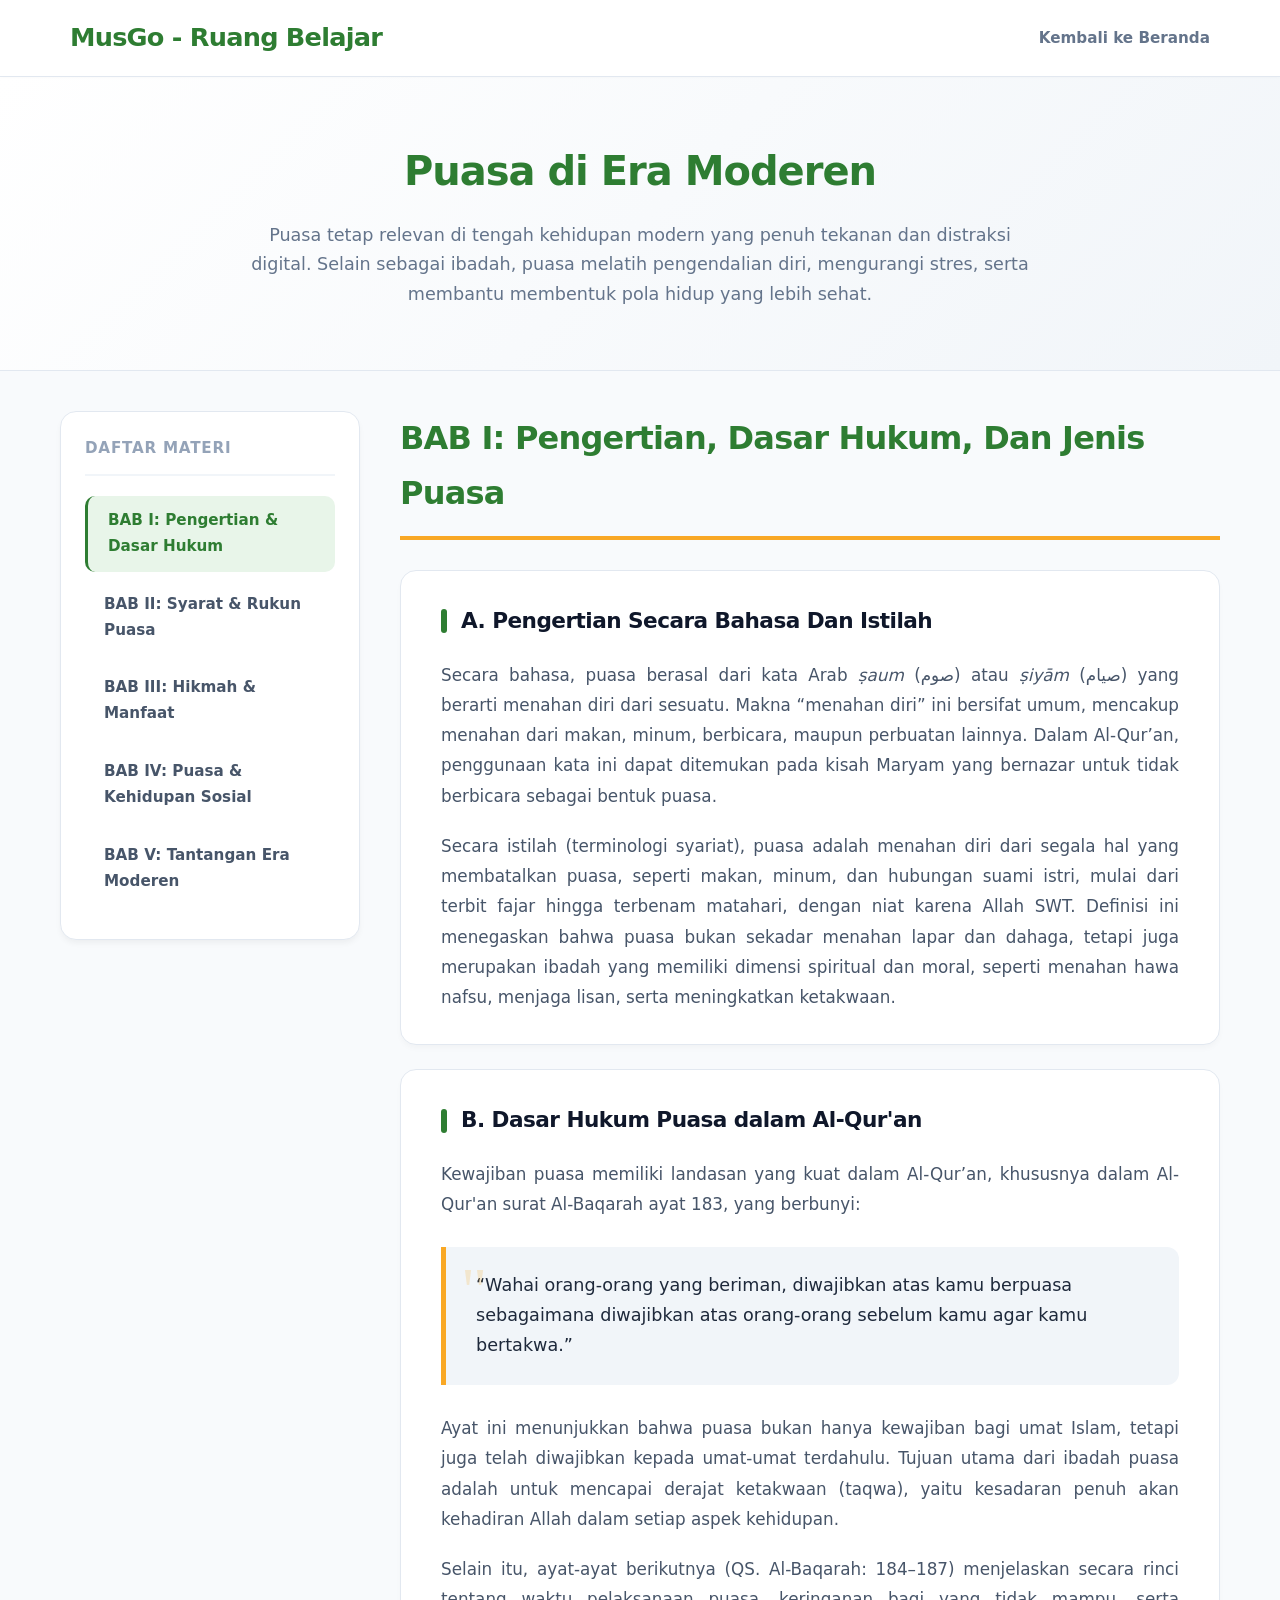
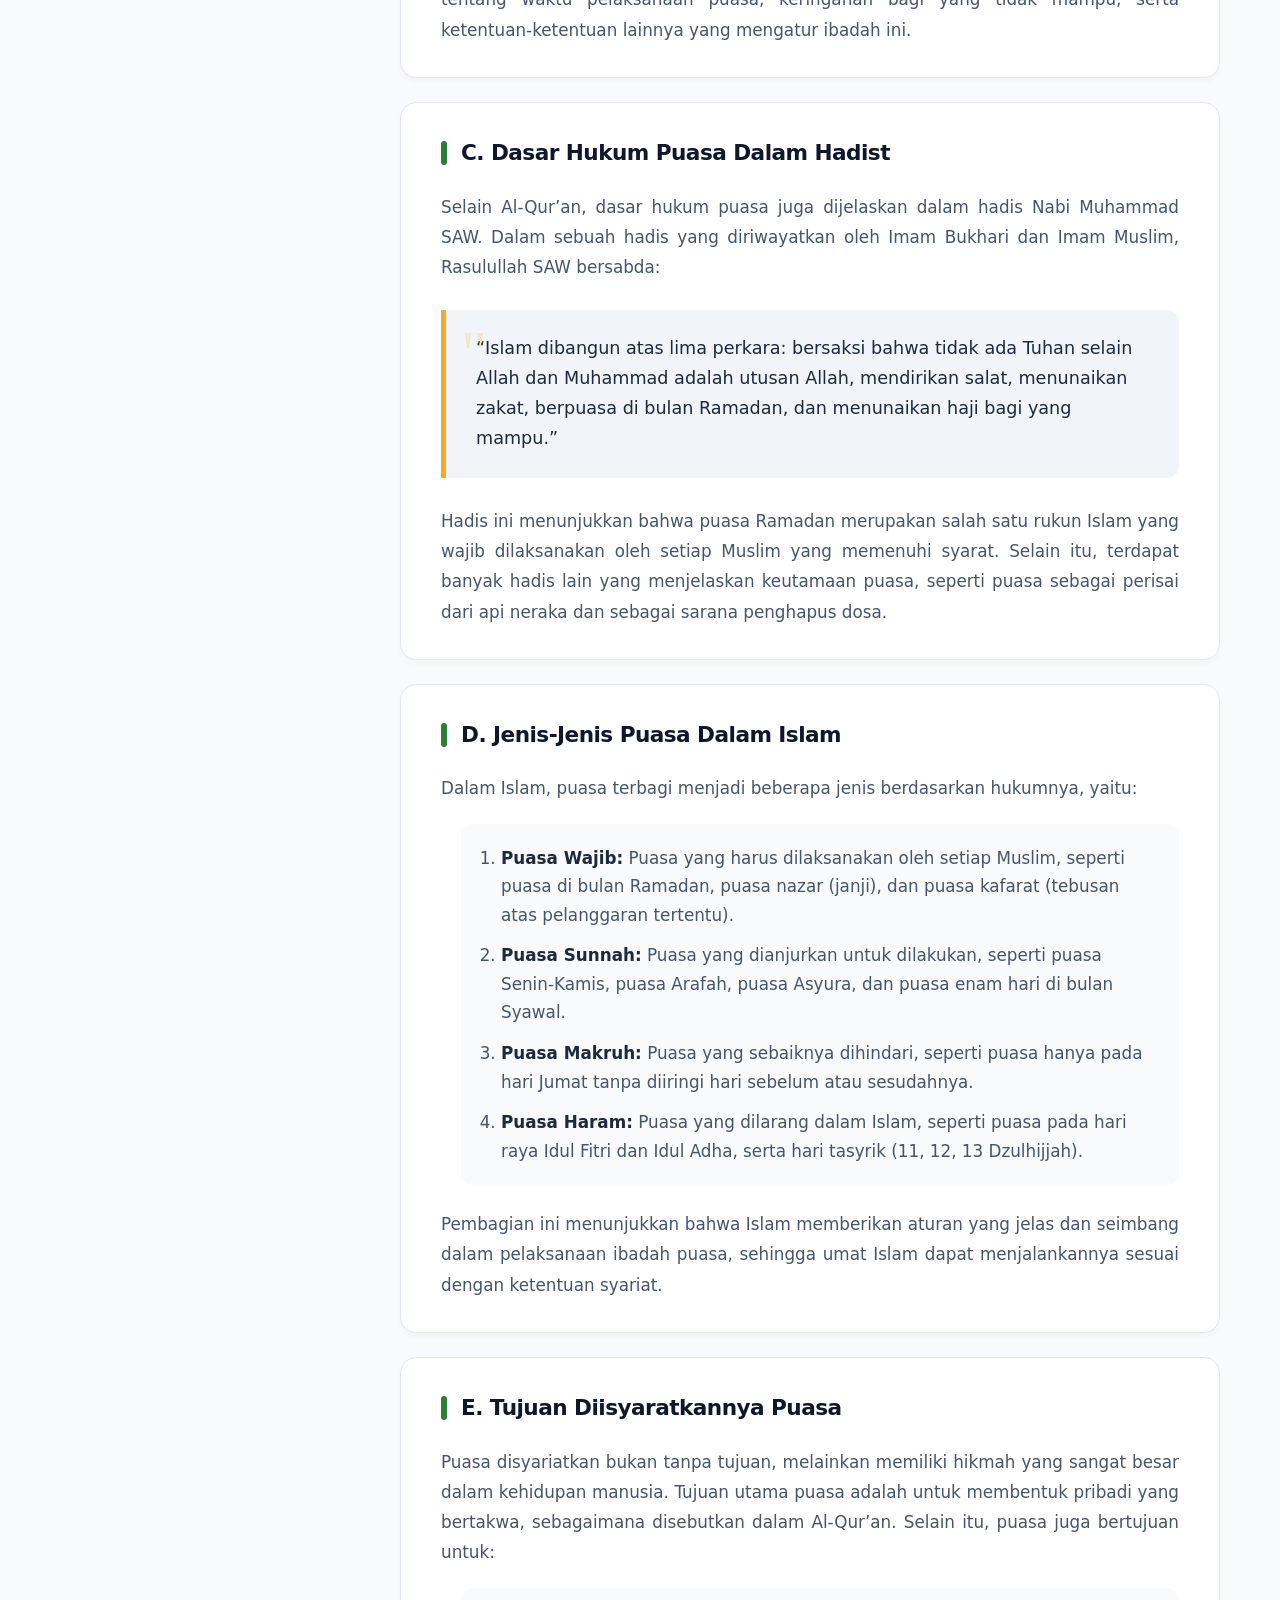
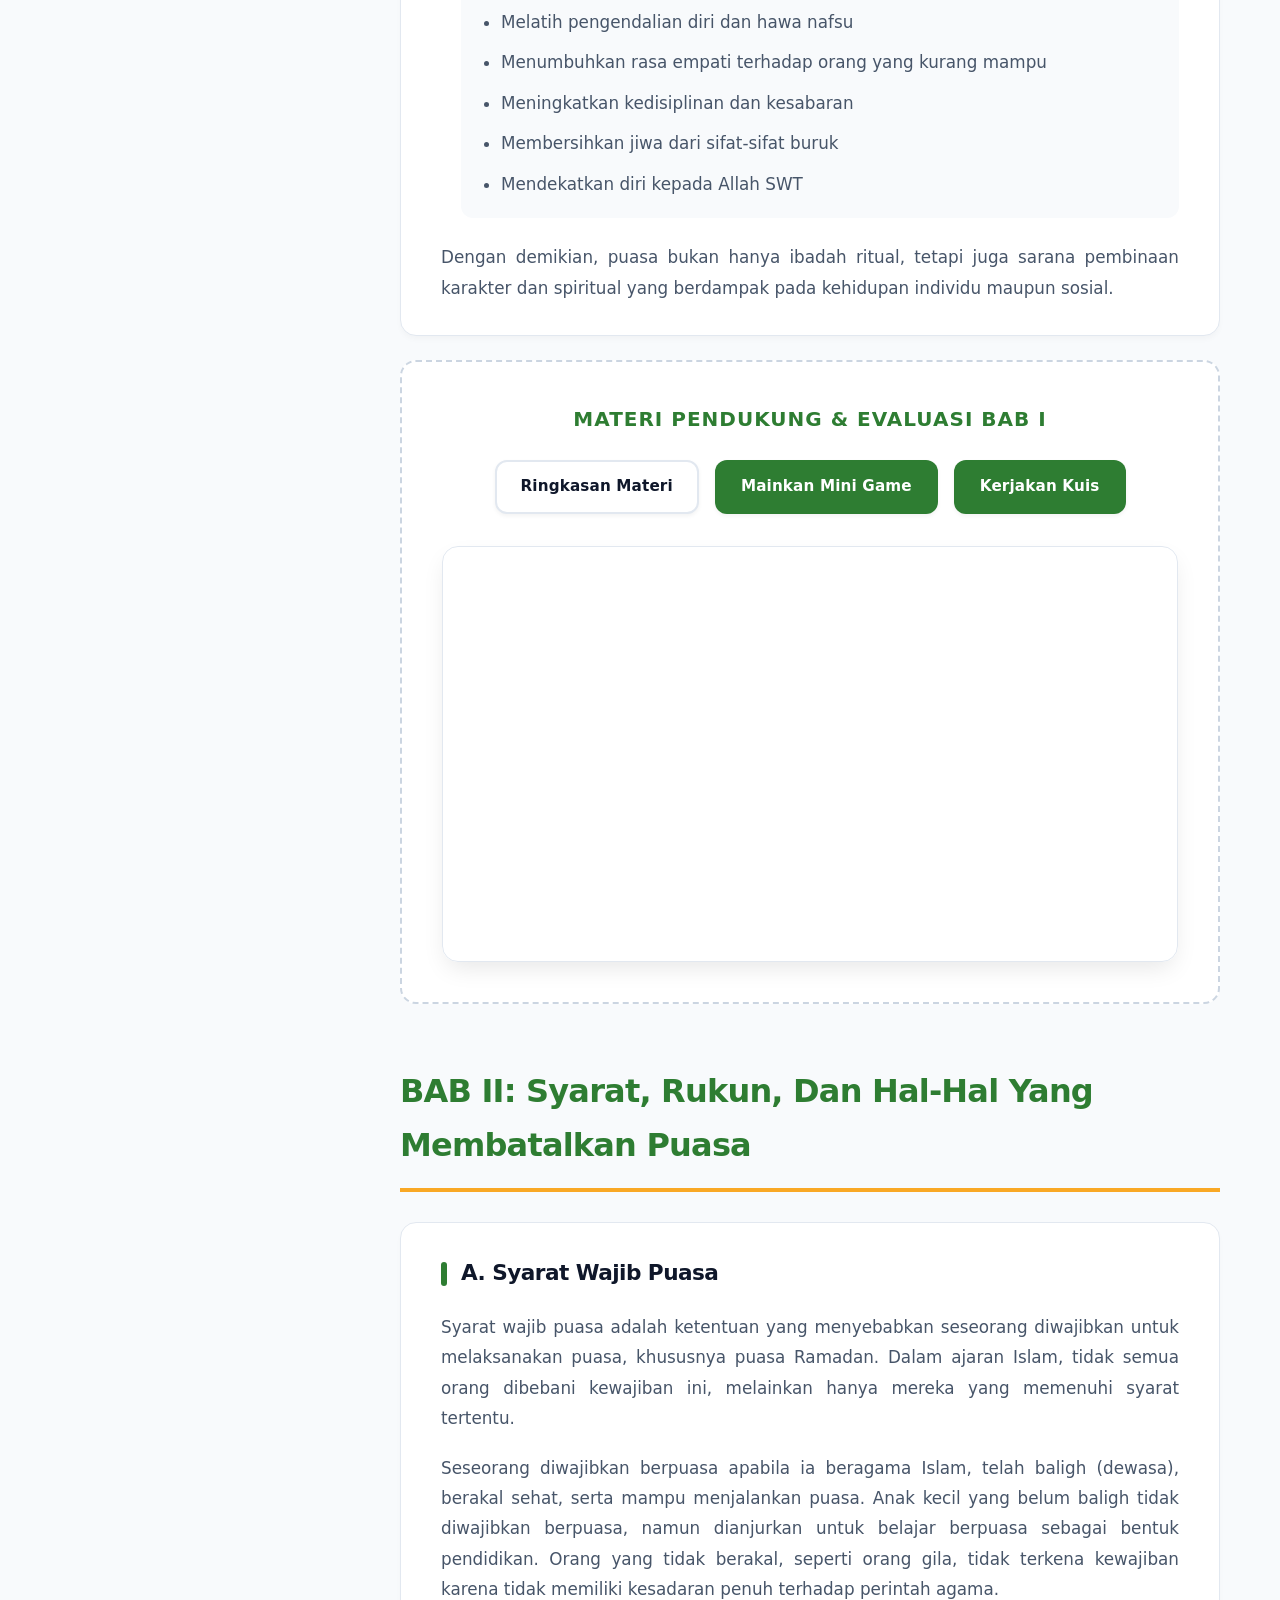
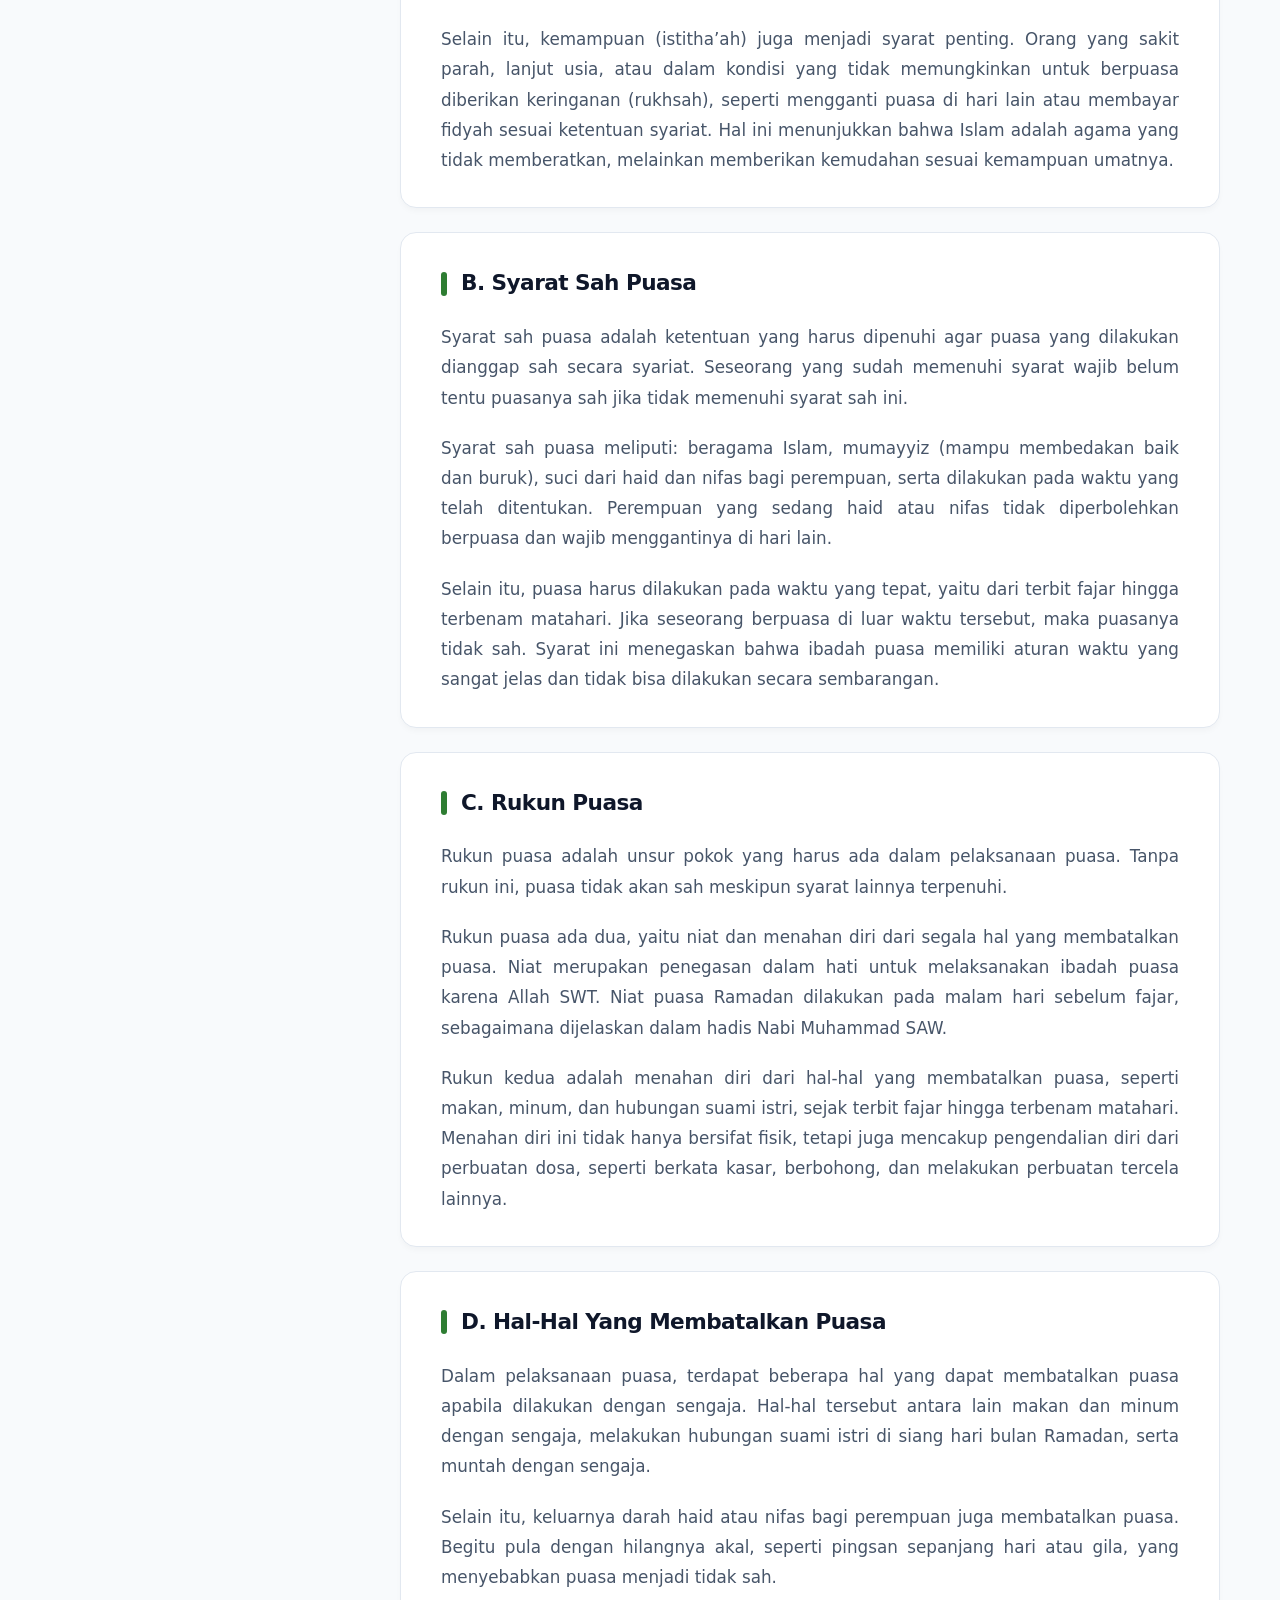
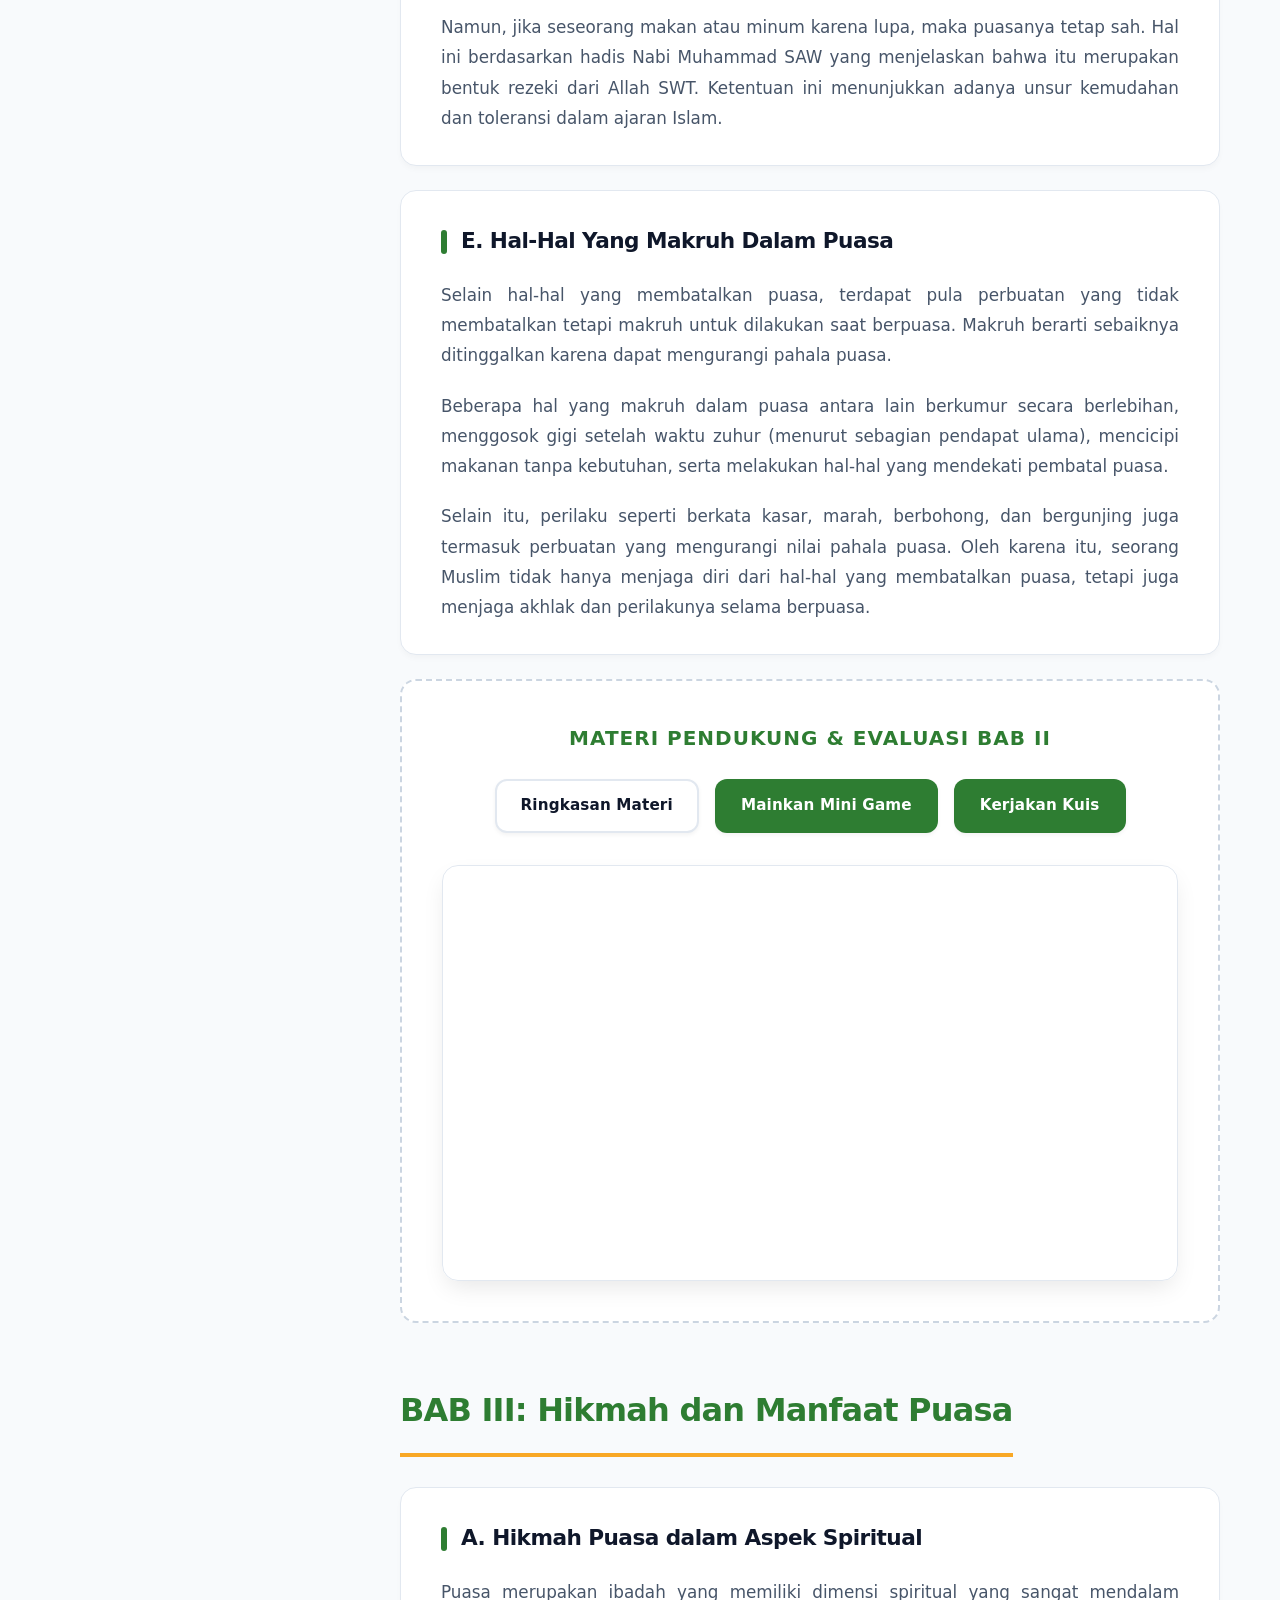
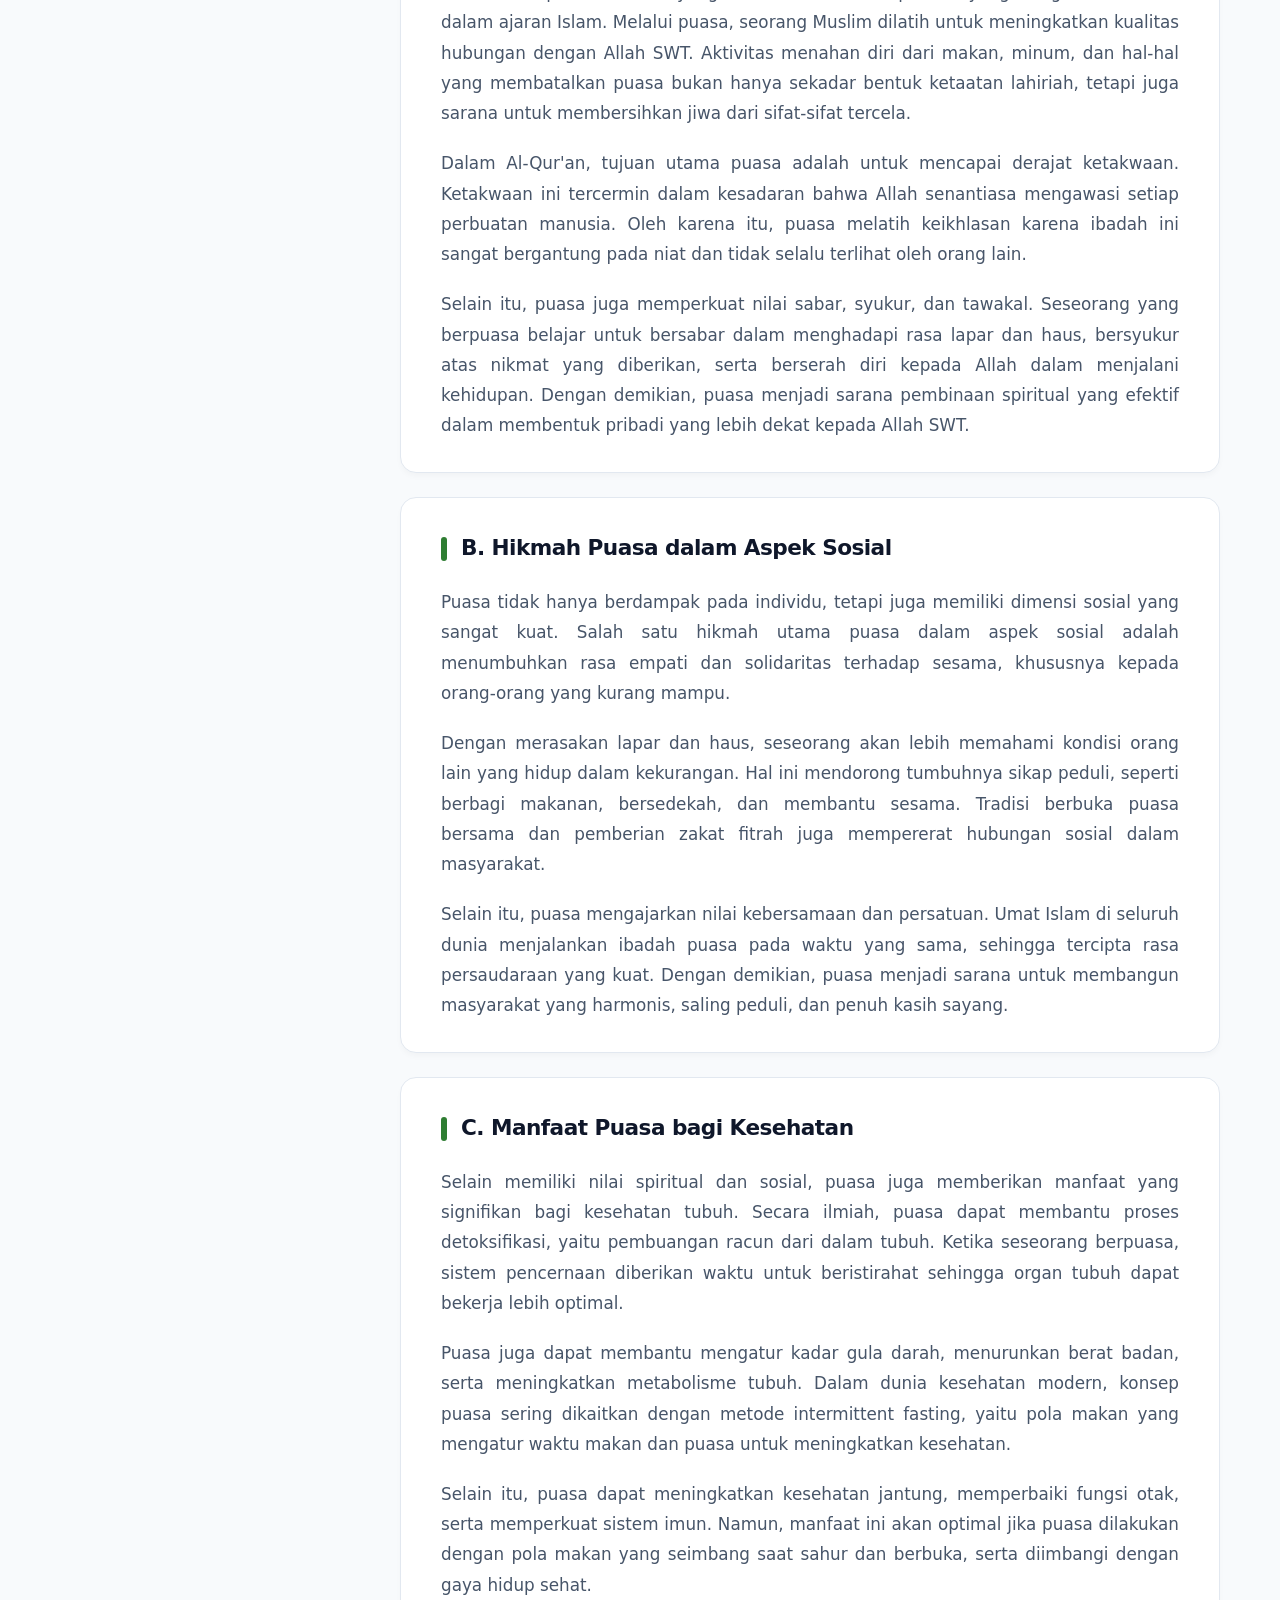
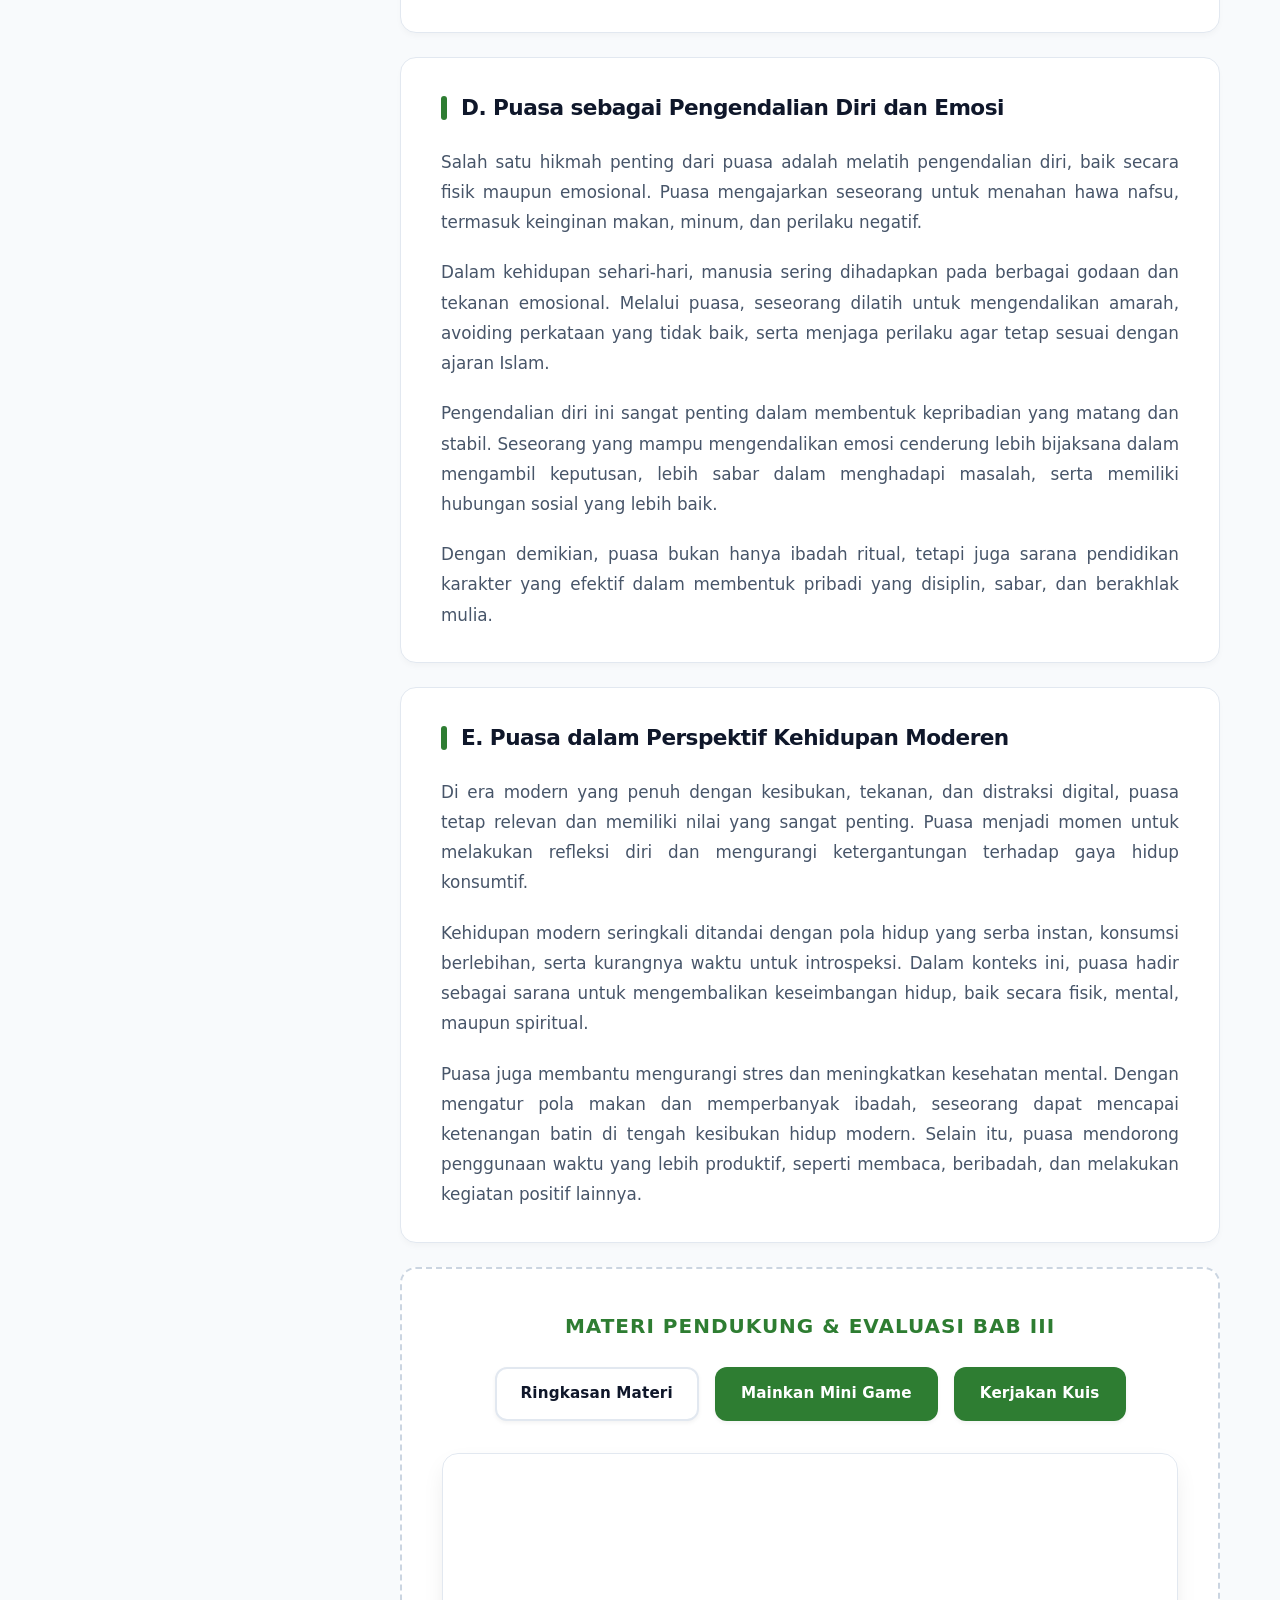
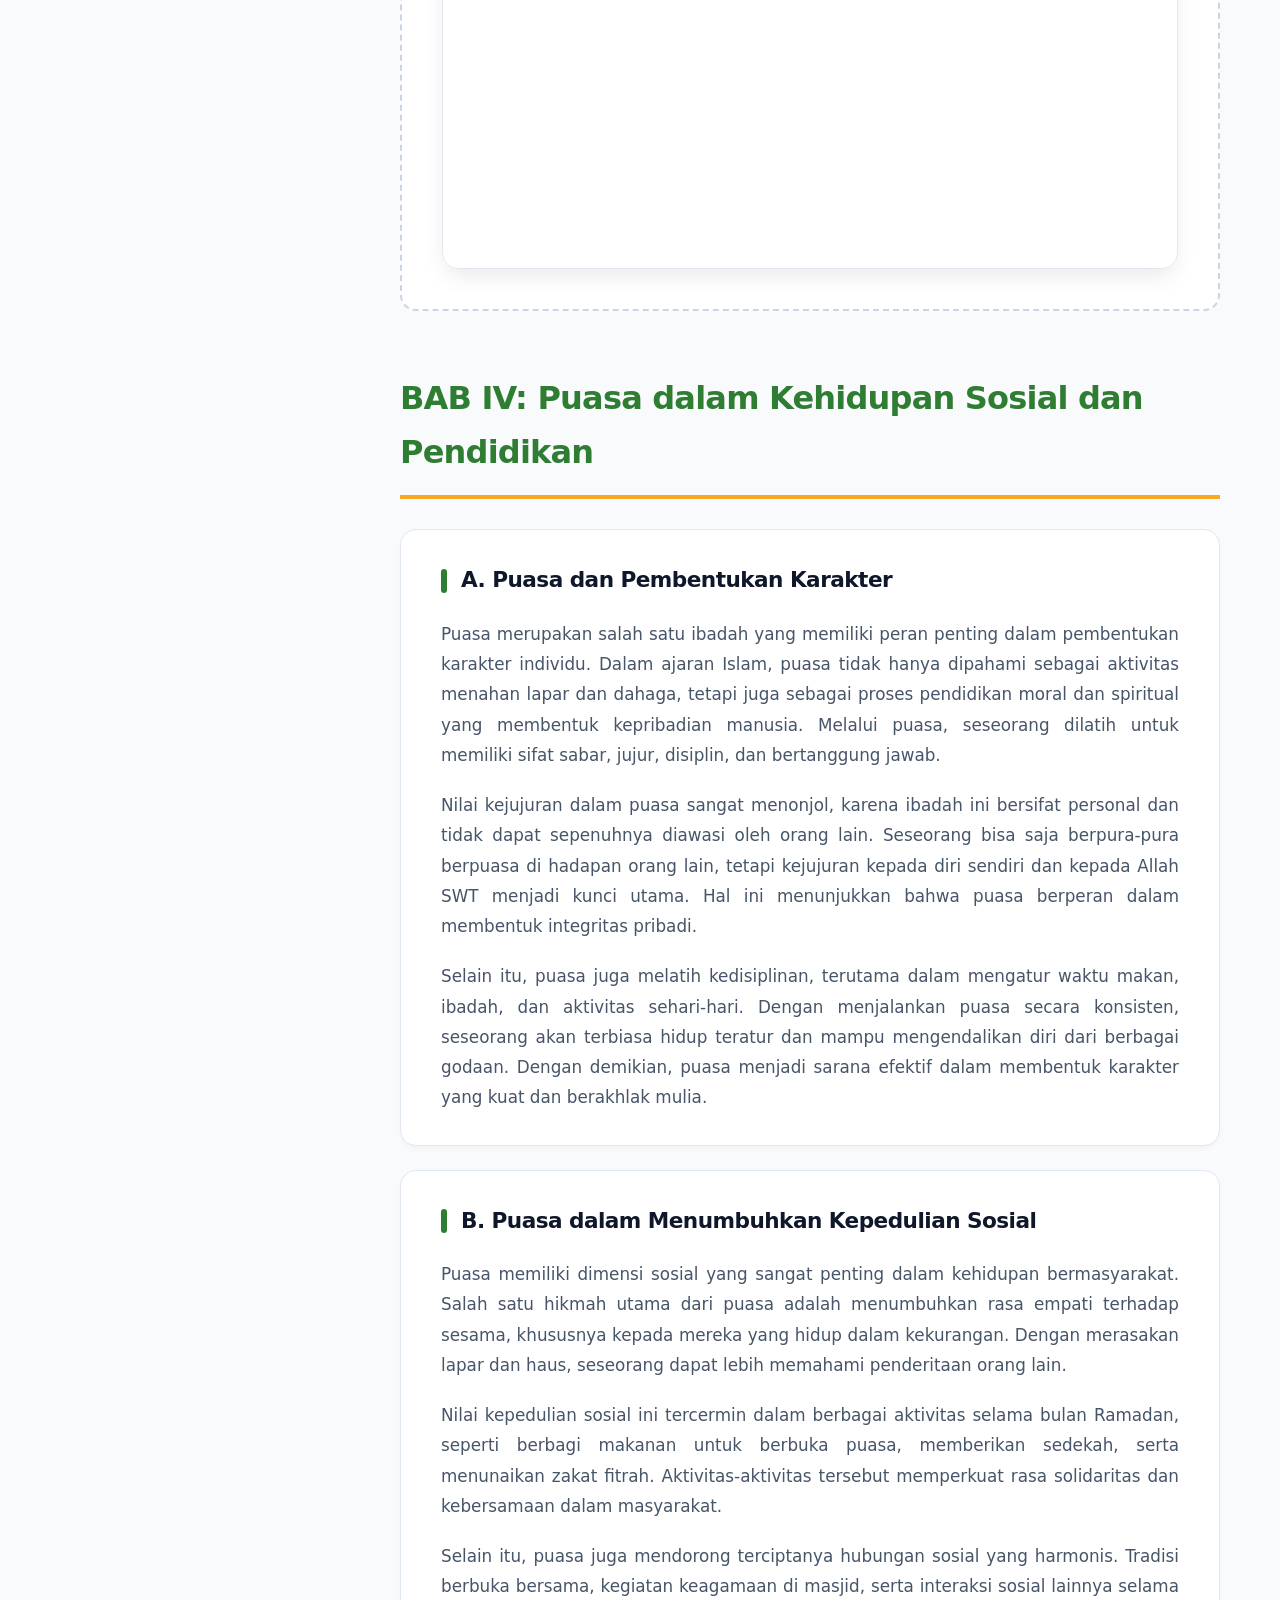
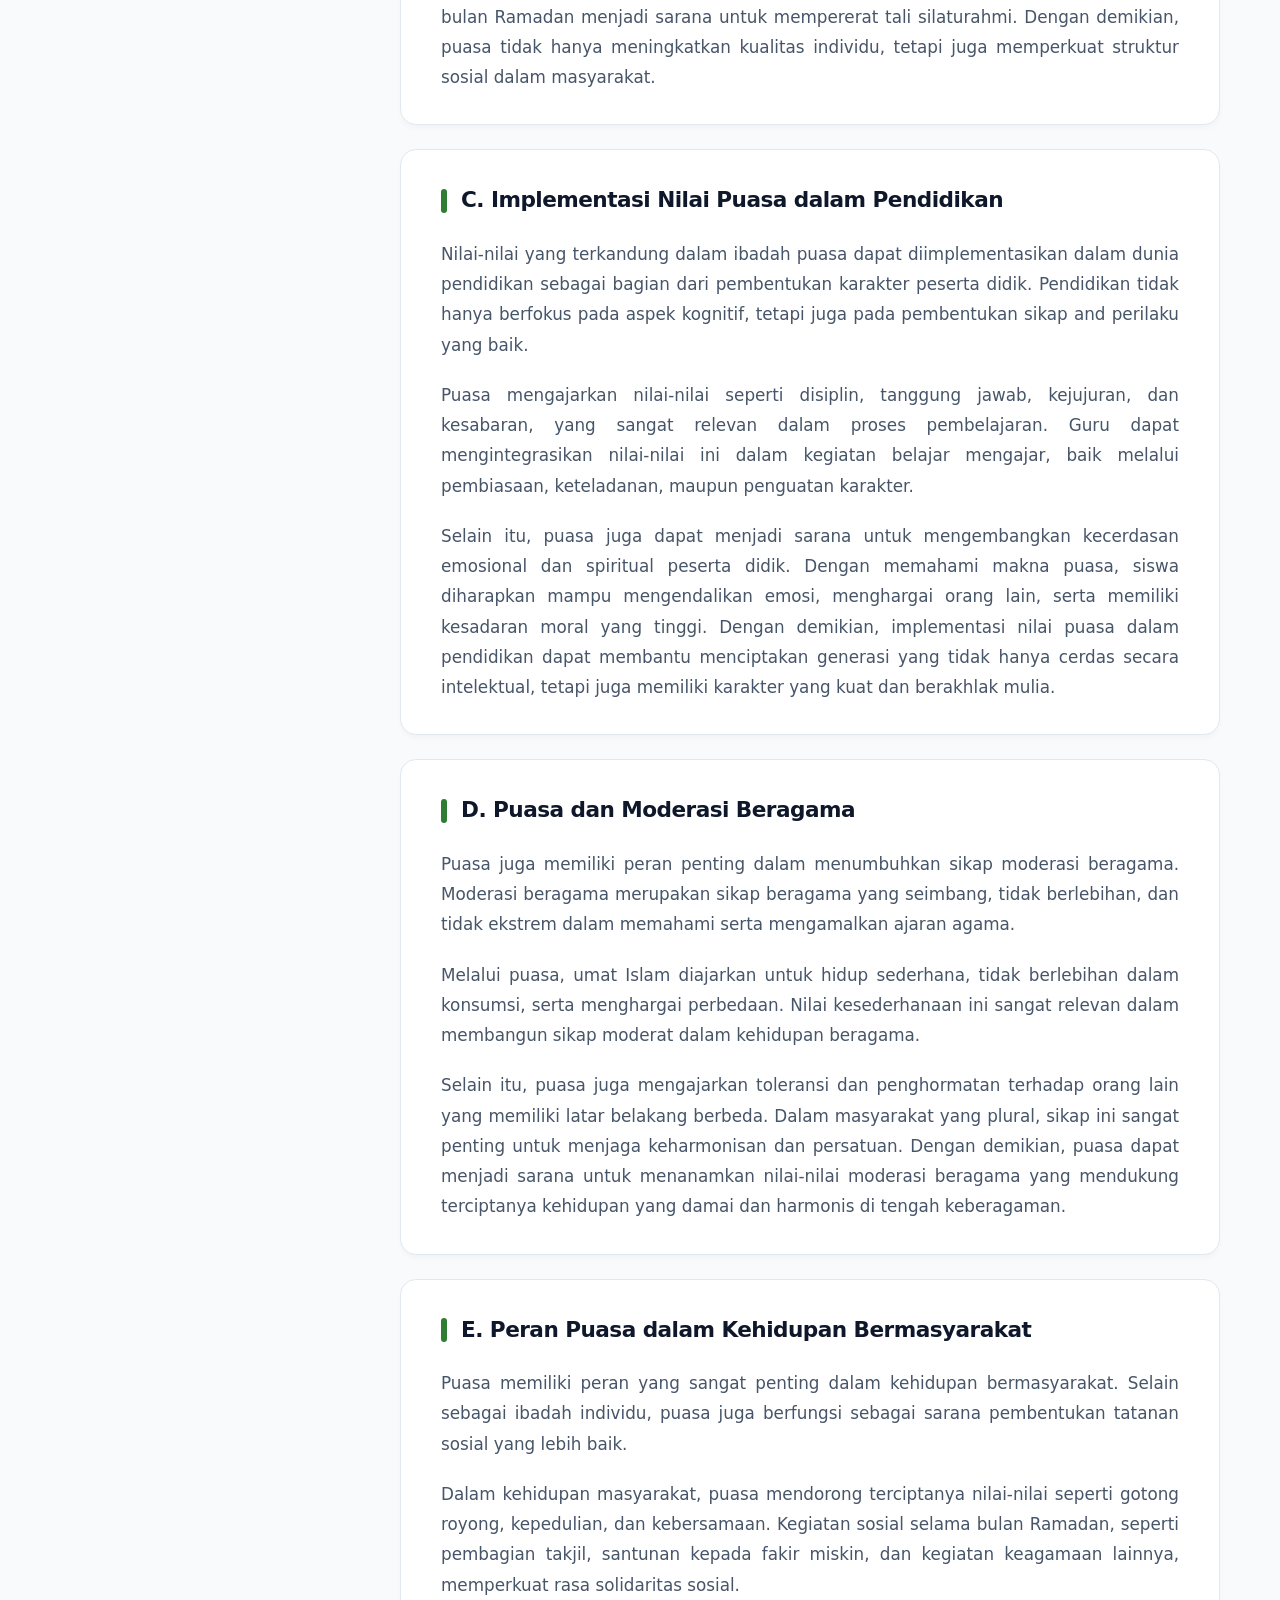
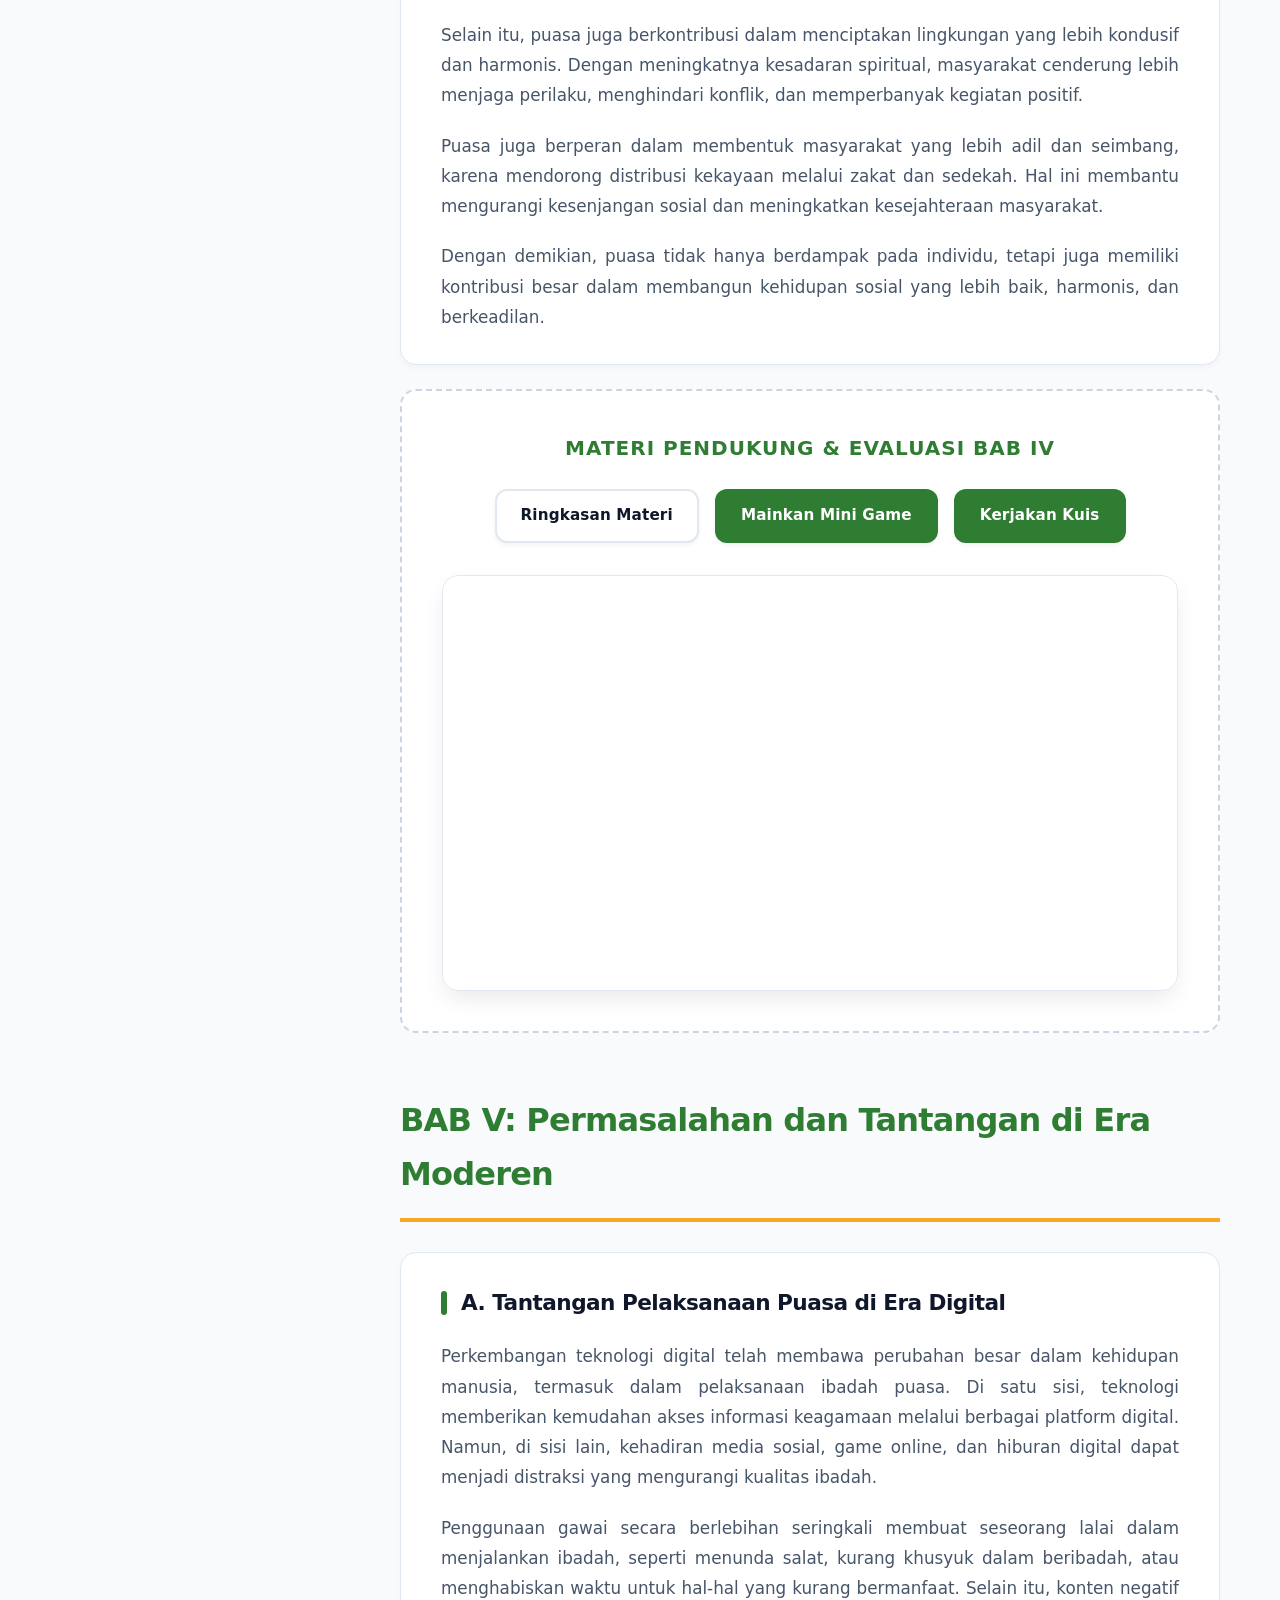
<file: belajar.html>
<!DOCTYPE html>
<html lang="id">
<head>
    <meta charset="UTF-8">
    <meta name="viewport" content="width=device-width, initial-scale=1.0">
    <title>Ruang Belajar - MusGo</title>
    <link rel="stylesheet" href="style.css">
    <style>
        /* ==========================================================================
           DESAIN KHUSUS MODERN LMS - RUANG BELAJAR
           ========================================================================== */
        
        body {
            background-color: #f8fafc;
            color: #334155;
            -webkit-font-smoothing: antialiased;
        }

        /* Navigasi Tambahan */
        .navbar {
            border-bottom: 1px solid #e2e8f0;
            box-shadow: 0 1px 3px rgba(0,0,0,0.02);
            background: #ffffff;
        }

        /* Banner Header Kelas */
        .lms-header-banner {
            background: linear-gradient(135deg, #ffffff 0%, #f1f5f9 100%);
            border-bottom: 1px solid #e2e8f0;
            padding: 60px 0;
        }
        .lms-header-banner h2 {
            font-size: 2.5rem;
            font-weight: 800;
            letter-spacing: -0.025em;
            color: var(--primary, #2E7D32);
            margin-bottom: 16px;
        }
        .lms-header-banner p {
            font-size: 1.1rem;
            max-width: 800px;
            margin: 0 auto;
            color: #64748b;
            line-height: 1.7;
        }

        /* Struktur Layout Konten Utama */
        .lms-layout {
            display: flex;
            max-width: 1200px;
            margin: 40px auto;
            gap: 40px;
            padding: 0 20px;
            align-items: flex-start;
        }

        /* Desain Modern Sidebar */
        .lms-sidebar {
            width: 300px;
            background-color: #ffffff;
            border: 1px solid #e2e8f0;
            border-radius: 16px;
            padding: 24px;
            position: sticky;
            top: 100px;
            box-shadow: 0 4px 6px -1px rgba(0, 0, 0, 0.05);
        }
        .lms-sidebar h3 {
            font-size: 0.95rem;
            text-transform: uppercase;
            letter-spacing: 0.05em;
            color: #94a3b8;
            margin-bottom: 20px;
            font-weight: 700;
            border-bottom: 2px solid #f1f5f9;
            padding-bottom: 12px;
        }
        .lms-sidebar ul {
            list-style: none;
            padding: 0;
            margin: 0;
        }
        .lms-sidebar ul li {
            margin-bottom: 8px;
        }
        .lms-sidebar ul li a {
            display: flex;
            align-items: center;
            padding: 12px 16px;
            color: #475569;
            text-decoration: none;
            font-weight: 600;
            font-size: 0.95rem;
            border-radius: 10px;
            transition: all 0.25s ease;
            border-left: 3px solid transparent;
        }
        .lms-sidebar ul li a:hover {
            background-color: #f1f5f9;
            color: var(--primary, #2E7D32);
            padding-left: 20px;
        }
        .lms-sidebar ul li a.active {
            background-color: #e8f5e9;
            color: var(--primary, #2E7D32);
            border-left-color: var(--primary, #2E7D32);
        }

        /* Desain Main Konten Pembelajaran */
        .lms-content {
            flex: 1;
            background: transparent;
            padding: 0;
        }

        /* Header Bab */
        .materi-section {
            margin-bottom: 60px;
        }
        .materi-section > h2 {
            font-size: 2rem;
            font-weight: 800;
            color: var(--primary, #2E7D32);
            margin-bottom: 30px;
            padding-bottom: 16px;
            border-bottom: 4px solid var(--accent, #F9A825);
            display: inline-block;
        }

        /* KARTU SUB-BAB (MODERNISASI UTAMA) */
        .sub-chapter {
            background-color: #ffffff;
            border: 1px solid #e2e8f0;
            border-radius: 16px;
            padding: 32px 40px;
            margin-bottom: 24px;
            box-shadow: 0 4px 6px -1px rgba(0, 0, 0, 0.03);
            transition: all 0.3s ease;
        }
        .sub-chapter:hover {
            box-shadow: 0 10px 15px -3px rgba(0, 0, 0, 0.08);
            transform: translateY(-2px);
            border-color: #cbd5e1;
        }
        .sub-chapter h3 {
            font-size: 1.35rem;
            font-weight: 700;
            color: #0f172a;
            margin-top: 0;
            margin-bottom: 20px;
            display: flex;
            align-items: center;
            gap: 14px;
        }
        /* Aksen garis vertikal di sebelah judul sub-bab */
        .sub-chapter h3::before {
            content: '';
            display: block;
            width: 6px;
            height: 24px;
            background-color: var(--primary, #2E7D32);
            border-radius: 4px;
        }
        
        .sub-chapter p {
            font-size: 1.05rem;
            color: #475569;
            line-height: 1.8;
            margin-bottom: 20px;
            text-align: justify;
        }
        .sub-chapter p:last-child {
            margin-bottom: 0;
        }

        /* Styling List Bertingkat (ol/ul) */
        .sub-chapter ul, .sub-chapter ol {
            margin-left: 20px;
            margin-bottom: 24px;
            color: #475569;
            background: #f8fafc;
            padding: 20px 20px 20px 40px;
            border-radius: 12px;
        }
        .sub-chapter li {
            margin-bottom: 12px;
            line-height: 1.7;
            font-size: 1.05rem;
        }
        .sub-chapter li:last-child {
            margin-bottom: 0;
        }
        .sub-chapter strong {
            color: #1e293b;
        }

        /* Desain Elemen Kutipan Al-Qur'an & Hadist Modern */
        .sub-chapter blockquote {
            background-color: #f1f5f9;
            border-left: 5px solid var(--accent, #F9A825);
            padding: 24px 30px;
            margin: 28px 0;
            border-radius: 0 12px 12px 0;
            font-style: normal;
            font-weight: 500;
            font-size: 1.1rem;
            color: #1e293b;
            position: relative;
        }
        .sub-chapter blockquote::before {
            content: '"';
            font-size: 4rem;
            color: rgba(249, 168, 37, 0.2);
            position: absolute;
            top: -10px;
            left: 15px;
            font-family: serif;
        }

        /* Kotak Media Interaktif (Video, Canva, Quiz, Games) */
        .media-box {
            background: #ffffff;
            border: 2px dashed #cbd5e1;
            border-radius: 16px;
            padding: 40px;
            margin-top: 16px;
            text-align: center;
            transition: border-color 0.3s;
        }
        .media-box:hover {
            border-color: var(--primary, #2E7D32);
        }
        .media-box h4 {
            font-size: 1.25rem;
            font-weight: 800;
            color: var(--primary, #2E7D32);
            margin-bottom: 24px;
            text-transform: uppercase;
            letter-spacing: 0.05em;
        }
        .btn-group-media {
            display: flex;
            justify-content: center;
            gap: 16px;
            flex-wrap: wrap;
            margin-bottom: 32px;
        }
        .btn-group-media .btn {
            padding: 12px 24px;
            font-size: 0.95rem;
            font-weight: 600;
            border-radius: 12px;
            box-shadow: 0 2px 4px rgba(0,0,0,0.05);
        }

        /* Kontainer Video Responsif */
        .video-container {
            position: relative;
            width: 100%;
            max-width: 800px;
            margin: 0 auto;
            padding-bottom: 56.25%; /* Ratio 16:9 */
            height: 0;
            overflow: hidden;
            border-radius: 16px;
            box-shadow: 0 10px 25px -5px rgba(0, 0, 0, 0.1);
            border: 1px solid #e2e8f0;
        }
        .video-container iframe {
            position: absolute;
            top: 0;
            left: 0;
            width: 100%;
            height: 100%;
            border: none;
        }

        /* Desain Footer Ruang Belajar */
        footer {
            background-color: #0f172a;
            color: #94a3b8;
            padding: 30px 0;
            margin-top: 60px;
            border-top: 1px solid #334155;
        }
        footer p {
            font-size: 0.95rem;
            font-weight: 500;
        }

        /* Responsive Mobile Layout */
        @media (max-width: 992px) {
            .lms-layout {
                flex-direction: column;
                margin: 20px auto;
            }
            .lms-sidebar {
                width: 100%;
                position: static;
                margin-bottom: 24px;
            }
            .sub-chapter {
                padding: 24px;
            }
            .media-box {
                padding: 24px;
            }
            .lms-header-banner h2 {
                font-size: 2rem;
            }
        }
    </style>
</head>
<body>
    <nav class="navbar">
        <div class="container nav-container">
            <h1 class="logo">MusGo - Ruang Belajar</h1>
            <ul class="nav-links">
                <li><a href="index.html">Kembali ke Beranda</a></li>
            </ul>
        </div>
    </nav>

    <header class="lms-header-banner text-center">
        <div class="container">
            <h2>Puasa di Era Moderen</h2>
            <p>Puasa tetap relevan di tengah kehidupan modern yang penuh tekanan dan distraksi digital. Selain sebagai ibadah, puasa melatih pengendalian diri, mengurangi stres, serta membantu membentuk pola hidup yang lebih sehat.</p>
        </div>
    </header>

    <div class="lms-layout">
        <aside class="lms-sidebar">
            <h3>Daftar Materi</h3>
            <ul>
                <li><a href="#bab1" class="active">BAB I: Pengertian & Dasar Hukum</a></li>
                <li><a href="#bab2">BAB II: Syarat & Rukun Puasa</a></li>
                <li><a href="#bab3">BAB III: Hikmah & Manfaat</a></li>
                <li><a href="#bab4">BAB IV: Puasa & Kehidupan Sosial</a></li>
                <li><a href="#bab5">BAB V: Tantangan Era Moderen</a></li>
            </ul>
        </aside>

        <main class="lms-content">
            
            <!-- BAB I -->
            <section id="bab1" class="materi-section">
                <h2>BAB I: Pengertian, Dasar Hukum, Dan Jenis Puasa</h2>
                
                <div class="sub-chapter">
                    <h3>A. Pengertian Secara Bahasa Dan Istilah</h3>
                    <p>Secara bahasa, puasa berasal dari kata Arab <em>ṣaum</em> (صوم) atau <em>ṣiyām</em> (صيام) yang berarti menahan diri dari sesuatu. Makna “menahan diri” ini bersifat umum, mencakup menahan dari makan, minum, berbicara, maupun perbuatan lainnya. Dalam Al-Qur’an, penggunaan kata ini dapat ditemukan pada kisah Maryam yang bernazar untuk tidak berbicara sebagai bentuk puasa.</p>
                    <p>Secara istilah (terminologi syariat), puasa adalah menahan diri dari segala hal yang membatalkan puasa, seperti makan, minum, dan hubungan suami istri, mulai dari terbit fajar hingga terbenam matahari, dengan niat karena Allah SWT. Definisi ini menegaskan bahwa puasa bukan sekadar menahan lapar dan dahaga, tetapi juga merupakan ibadah yang memiliki dimensi spiritual dan moral, seperti menahan hawa nafsu, menjaga lisan, serta meningkatkan ketakwaan.</p>
                </div>

                <div class="sub-chapter">
                    <h3>B. Dasar Hukum Puasa dalam Al-Qur'an</h3>
                    <p>Kewajiban puasa memiliki landasan yang kuat dalam Al-Qur’an, khususnya dalam Al-Qur'an surat Al-Baqarah ayat 183, yang berbunyi:</p>
                    <blockquote>“Wahai orang-orang yang beriman, diwajibkan atas kamu berpuasa sebagaimana diwajibkan atas orang-orang sebelum kamu agar kamu bertakwa.”</blockquote>
                    <p>Ayat ini menunjukkan bahwa puasa bukan hanya kewajiban bagi umat Islam, tetapi juga telah diwajibkan kepada umat-umat terdahulu. Tujuan utama dari ibadah puasa adalah untuk mencapai derajat ketakwaan (taqwa), yaitu kesadaran penuh akan kehadiran Allah dalam setiap aspek kehidupan.</p>
                    <p>Selain itu, ayat-ayat berikutnya (QS. Al-Baqarah: 184–187) menjelaskan secara rinci tentang waktu pelaksanaan puasa, keringanan bagi yang tidak mampu, serta ketentuan-ketentuan lainnya yang mengatur ibadah ini.</p>
                </div>

                <div class="sub-chapter">
                    <h3>C. Dasar Hukum Puasa Dalam Hadist</h3>
                    <p>Selain Al-Qur’an, dasar hukum puasa juga dijelaskan dalam hadis Nabi Muhammad SAW. Dalam sebuah hadis yang diriwayatkan oleh Imam Bukhari dan Imam Muslim, Rasulullah SAW bersabda:</p>
                    <blockquote>“Islam dibangun atas lima perkara: bersaksi bahwa tidak ada Tuhan selain Allah dan Muhammad adalah utusan Allah, mendirikan salat, menunaikan zakat, berpuasa di bulan Ramadan, dan menunaikan haji bagi yang mampu.”</blockquote>
                    <p>Hadis ini menunjukkan bahwa puasa Ramadan merupakan salah satu rukun Islam yang wajib dilaksanakan oleh setiap Muslim yang memenuhi syarat. Selain itu, terdapat banyak hadis lain yang menjelaskan keutamaan puasa, seperti puasa sebagai perisai dari api neraka dan sebagai sarana penghapus dosa.</p>
                </div>

                <div class="sub-chapter">
                    <h3>D. Jenis-Jenis Puasa Dalam Islam</h3>
                    <p>Dalam Islam, puasa terbagi menjadi beberapa jenis berdasarkan hukumnya, yaitu:</p>
                    <ol>
                        <li><strong>Puasa Wajib:</strong> Puasa yang harus dilaksanakan oleh setiap Muslim, seperti puasa di bulan Ramadan, puasa nazar (janji), dan puasa kafarat (tebusan atas pelanggaran tertentu).</li>
                        <li><strong>Puasa Sunnah:</strong> Puasa yang dianjurkan untuk dilakukan, seperti puasa Senin-Kamis, puasa Arafah, puasa Asyura, dan puasa enam hari di bulan Syawal.</li>
                        <li><strong>Puasa Makruh:</strong> Puasa yang sebaiknya dihindari, seperti puasa hanya pada hari Jumat tanpa diiringi hari sebelum atau sesudahnya.</li>
                        <li><strong>Puasa Haram:</strong> Puasa yang dilarang dalam Islam, seperti puasa pada hari raya Idul Fitri dan Idul Adha, serta hari tasyrik (11, 12, 13 Dzulhijjah).</li>
                    </ol>
                    <p>Pembagian ini menunjukkan bahwa Islam memberikan aturan yang jelas dan seimbang dalam pelaksanaan ibadah puasa, sehingga umat Islam dapat menjalankannya sesuai dengan ketentuan syariat.</p>
                </div>

                <div class="sub-chapter">
                    <h3>E. Tujuan Diisyaratkannya Puasa</h3>
                    <p>Puasa disyariatkan bukan tanpa tujuan, melainkan memiliki hikmah yang sangat besar dalam kehidupan manusia. Tujuan utama puasa adalah untuk membentuk pribadi yang bertakwa, sebagaimana disebutkan dalam Al-Qur’an. Selain itu, puasa juga bertujuan untuk:</p>
                    <ul>
                        <li>Melatih pengendalian diri dan hawa nafsu</li>
                        <li>Menumbuhkan rasa empati terhadap orang yang kurang mampu</li>
                        <li>Meningkatkan kedisiplinan dan kesabaran</li>
                        <li>Membersihkan jiwa dari sifat-sifat buruk</li>
                        <li>Mendekatkan diri kepada Allah SWT</li>
                    </ul>
                    <p>Dengan demikian, puasa bukan hanya ibadah ritual, tetapi juga sarana pembinaan karakter dan spiritual yang berdampak pada kehidupan individu maupun sosial.</p>
                </div>

                <div class="media-box">
                    <h4>Materi Pendukung & Evaluasi Bab I</h4>
                    <div class="btn-group-media">
                        <a href="https://canva.link/w78too2fwov7fw7" target="_blank" class="btn btn-secondary">Ringkasan Materi</a>
                        <a href="https://gemini.google.com/share/268753a2395c" target="_blank" class="btn btn-primary">Mainkan Mini Game</a>
                        <a href="https://bit.ly/QUIZ_BAB_1" target="_blank" class="btn btn-primary">Kerjakan Kuis</a>
                    </div>
                    <div class="video-container">
                        <iframe src="https://www.youtube.com/embed/oUI6G85VW7c?si=oiBkdajxiQkUJA4X" title="YouTube video player" allow="accelerometer; autoplay; clipboard-write; encrypted-media; gyroscope; picture-in-picture; web-share" referrerpolicy="strict-origin-when-cross-origin" allowfullscreen></iframe>
                    </div>
                </div>
            </section>
            
            <!-- BAB II -->
            <section id="bab2" class="materi-section">
                <h2>BAB II: Syarat, Rukun, Dan Hal-Hal Yang Membatalkan Puasa</h2>
                
                <div class="sub-chapter">
                    <h3>A. Syarat Wajib Puasa</h3>
                    <p>Syarat wajib puasa adalah ketentuan yang menyebabkan seseorang diwajibkan untuk melaksanakan puasa, khususnya puasa Ramadan. Dalam ajaran Islam, tidak semua orang dibebani kewajiban ini, melainkan hanya mereka yang memenuhi syarat tertentu.</p>
                    <p>Seseorang diwajibkan berpuasa apabila ia beragama Islam, telah baligh (dewasa), berakal sehat, serta mampu menjalankan puasa. Anak kecil yang belum baligh tidak diwajibkan berpuasa, namun dianjurkan untuk belajar berpuasa sebagai bentuk pendidikan. Orang yang tidak berakal, seperti orang gila, tidak terkena kewajiban karena tidak memiliki kesadaran penuh terhadap perintah agama.</p>
                    <p>Selain itu, kemampuan (istitha’ah) juga menjadi syarat penting. Orang yang sakit parah, lanjut usia, atau dalam kondisi yang tidak memungkinkan untuk berpuasa diberikan keringanan (rukhsah), seperti mengganti puasa di hari lain atau membayar fidyah sesuai ketentuan syariat. Hal ini menunjukkan bahwa Islam adalah agama yang tidak memberatkan, melainkan memberikan kemudahan sesuai kemampuan umatnya.</p>
                </div>

                <div class="sub-chapter">
                    <h3>B. Syarat Sah Puasa</h3>
                    <p>Syarat sah puasa adalah ketentuan yang harus dipenuhi agar puasa yang dilakukan dianggap sah secara syariat. Seseorang yang sudah memenuhi syarat wajib belum tentu puasanya sah jika tidak memenuhi syarat sah ini.</p>
                    <p>Syarat sah puasa meliputi: beragama Islam, mumayyiz (mampu membedakan baik dan buruk), suci dari haid dan nifas bagi perempuan, serta dilakukan pada waktu yang telah ditentukan. Perempuan yang sedang haid atau nifas tidak diperbolehkan berpuasa dan wajib menggantinya di hari lain.</p>
                    <p>Selain itu, puasa harus dilakukan pada waktu yang tepat, yaitu dari terbit fajar hingga terbenam matahari. Jika seseorang berpuasa di luar waktu tersebut, maka puasanya tidak sah. Syarat ini menegaskan bahwa ibadah puasa memiliki aturan waktu yang sangat jelas dan tidak bisa dilakukan secara sembarangan.</p>
                </div>

                <div class="sub-chapter">
                    <h3>C. Rukun Puasa</h3>
                    <p>Rukun puasa adalah unsur pokok yang harus ada dalam pelaksanaan puasa. Tanpa rukun ini, puasa tidak akan sah meskipun syarat lainnya terpenuhi.</p>
                    <p>Rukun puasa ada dua, yaitu niat dan menahan diri dari segala hal yang membatalkan puasa. Niat merupakan penegasan dalam hati untuk melaksanakan ibadah puasa karena Allah SWT. Niat puasa Ramadan dilakukan pada malam hari sebelum fajar, sebagaimana dijelaskan dalam hadis Nabi Muhammad SAW.</p>
                    <p>Rukun kedua adalah menahan diri dari hal-hal yang membatalkan puasa, seperti makan, minum, dan hubungan suami istri, sejak terbit fajar hingga terbenam matahari. Menahan diri ini tidak hanya bersifat fisik, tetapi juga mencakup pengendalian diri dari perbuatan dosa, seperti berkata kasar, berbohong, dan melakukan perbuatan tercela lainnya.</p>
                </div>

                <div class="sub-chapter">
                    <h3>D. Hal-Hal Yang Membatalkan Puasa</h3>
                    <p>Dalam pelaksanaan puasa, terdapat beberapa hal yang dapat membatalkan puasa apabila dilakukan dengan sengaja. Hal-hal tersebut antara lain makan dan minum dengan sengaja, melakukan hubungan suami istri di siang hari bulan Ramadan, serta muntah dengan sengaja.</p>
                    <p>Selain itu, keluarnya darah haid atau nifas bagi perempuan juga membatalkan puasa. Begitu pula dengan hilangnya akal, seperti pingsan sepanjang hari atau gila, yang menyebabkan puasa menjadi tidak sah.</p>
                    <p>Namun, jika seseorang makan atau minum karena lupa, maka puasanya tetap sah. Hal ini berdasarkan hadis Nabi Muhammad SAW yang menjelaskan bahwa itu merupakan bentuk rezeki dari Allah SWT. Ketentuan ini menunjukkan adanya unsur kemudahan dan toleransi dalam ajaran Islam.</p>
                </div>

                <div class="sub-chapter">
                    <h3>E. Hal-Hal Yang Makruh Dalam Puasa</h3>
                    <p>Selain hal-hal yang membatalkan puasa, terdapat pula perbuatan yang tidak membatalkan tetapi makruh untuk dilakukan saat berpuasa. Makruh berarti sebaiknya ditinggalkan karena dapat mengurangi pahala puasa.</p>
                    <p>Beberapa hal yang makruh dalam puasa antara lain berkumur secara berlebihan, menggosok gigi setelah waktu zuhur (menurut sebagian pendapat ulama), mencicipi makanan tanpa kebutuhan, serta melakukan hal-hal yang mendekati pembatal puasa.</p>
                    <p>Selain itu, perilaku seperti berkata kasar, marah, berbohong, dan bergunjing juga termasuk perbuatan yang mengurangi nilai pahala puasa. Oleh karena itu, seorang Muslim tidak hanya menjaga diri dari hal-hal yang membatalkan puasa, tetapi juga menjaga akhlak dan perilakunya selama berpuasa.</p>
                </div>

                <div class="media-box">
                    <h4>Materi Pendukung & Evaluasi Bab II</h4>
                    <div class="btn-group-media">
                        <a href="https://canva.link/bcpwzx0tozcyzez" target="_blank" class="btn btn-secondary">Ringkasan Materi</a>
                        <a href="https://gemini.google.com/share/3ce82c49f133" target="_blank" class="btn btn-primary">Mainkan Mini Game</a>
                        <a href="https://bit.ly/QUIZ_BAB_2" target="_blank" class="btn btn-primary">Kerjakan Kuis</a>
                    </div>
                    <div class="video-container">
                        <iframe src="https://www.youtube.com/embed/6NeUxMpuj0U?si=u7ew7mALdQdoiCgA" title="YouTube video player" allow="accelerometer; autoplay; clipboard-write; encrypted-media; gyroscope; picture-in-picture; web-share" referrerpolicy="strict-origin-when-cross-origin" allowfullscreen></iframe>
                    </div>
                </div>
            </section>

            <!-- BAB III -->
            <section id="bab3" class="materi-section">
                <h2>BAB III: Hikmah dan Manfaat Puasa</h2>
                
                <div class="sub-chapter">
                    <h3>A. Hikmah Puasa dalam Aspek Spiritual</h3>
                    <p>Puasa merupakan ibadah yang memiliki dimensi spiritual yang sangat mendalam dalam ajaran Islam. Melalui puasa, seorang Muslim dilatih untuk meningkatkan kualitas hubungan dengan Allah SWT. Aktivitas menahan diri dari makan, minum, dan hal-hal yang membatalkan puasa bukan hanya sekadar bentuk ketaatan lahiriah, tetapi juga sarana untuk membersihkan jiwa dari sifat-sifat tercela.</p>
                    <p>Dalam Al-Qur'an, tujuan utama puasa adalah untuk mencapai derajat ketakwaan. Ketakwaan ini tercermin dalam kesadaran bahwa Allah senantiasa mengawasi setiap perbuatan manusia. Oleh karena itu, puasa melatih keikhlasan karena ibadah ini sangat bergantung pada niat dan tidak selalu terlihat oleh orang lain.</p>
                    <p>Selain itu, puasa juga memperkuat nilai sabar, syukur, dan tawakal. Seseorang yang berpuasa belajar untuk bersabar dalam menghadapi rasa lapar dan haus, bersyukur atas nikmat yang diberikan, serta berserah diri kepada Allah dalam menjalani kehidupan. Dengan demikian, puasa menjadi sarana pembinaan spiritual yang efektif dalam membentuk pribadi yang lebih dekat kepada Allah SWT.</p>
                </div>

                <div class="sub-chapter">
                    <h3>B. Hikmah Puasa dalam Aspek Sosial</h3>
                    <p>Puasa tidak hanya berdampak pada individu, tetapi juga memiliki dimensi sosial yang sangat kuat. Salah satu hikmah utama puasa dalam aspek sosial adalah menumbuhkan rasa empati dan solidaritas terhadap sesama, khususnya kepada orang-orang yang kurang mampu.</p>
                    <p>Dengan merasakan lapar dan haus, seseorang akan lebih memahami kondisi orang lain yang hidup dalam kekurangan. Hal ini mendorong tumbuhnya sikap peduli, seperti berbagi makanan, bersedekah, dan membantu sesama. Tradisi berbuka puasa bersama dan pemberian zakat fitrah juga mempererat hubungan sosial dalam masyarakat.</p>
                    <p>Selain itu, puasa mengajarkan nilai kebersamaan dan persatuan. Umat Islam di seluruh dunia menjalankan ibadah puasa pada waktu yang sama, sehingga tercipta rasa persaudaraan yang kuat. Dengan demikian, puasa menjadi sarana untuk membangun masyarakat yang harmonis, saling peduli, dan penuh kasih sayang.</p>
                </div>

                <div class="sub-chapter">
                    <h3>C. Manfaat Puasa bagi Kesehatan</h3>
                    <p>Selain memiliki nilai spiritual dan sosial, puasa juga memberikan manfaat yang signifikan bagi kesehatan tubuh. Secara ilmiah, puasa dapat membantu proses detoksifikasi, yaitu pembuangan racun dari dalam tubuh. Ketika seseorang berpuasa, sistem pencernaan diberikan waktu untuk beristirahat sehingga organ tubuh dapat bekerja lebih optimal.</p>
                    <p>Puasa juga dapat membantu mengatur kadar gula darah, menurunkan berat badan, serta meningkatkan metabolisme tubuh. Dalam dunia kesehatan modern, konsep puasa sering dikaitkan dengan metode intermittent fasting, yaitu pola makan yang mengatur waktu makan dan puasa untuk meningkatkan kesehatan.</p>
                    <p>Selain itu, puasa dapat meningkatkan kesehatan jantung, memperbaiki fungsi otak, serta memperkuat sistem imun. Namun, manfaat ini akan optimal jika puasa dilakukan dengan pola makan yang seimbang saat sahur dan berbuka, serta diimbangi dengan gaya hidup sehat.</p>
                </div>

                <div class="sub-chapter">
                    <h3>D. Puasa sebagai Pengendalian Diri dan Emosi</h3>
                    <p>Salah satu hikmah penting dari puasa adalah melatih pengendalian diri, baik secara fisik maupun emosional. Puasa mengajarkan seseorang untuk menahan hawa nafsu, termasuk keinginan makan, minum, dan perilaku negatif.</p>
                    <p>Dalam kehidupan sehari-hari, manusia sering dihadapkan pada berbagai godaan dan tekanan emosional. Melalui puasa, seseorang dilatih untuk mengendalikan amarah, avoiding perkataan yang tidak baik, serta menjaga perilaku agar tetap sesuai dengan ajaran Islam.</p>
                    <p>Pengendalian diri ini sangat penting dalam membentuk kepribadian yang matang dan stabil. Seseorang yang mampu mengendalikan emosi cenderung lebih bijaksana dalam mengambil keputusan, lebih sabar dalam menghadapi masalah, serta memiliki hubungan sosial yang lebih baik.</p>
                    <p>Dengan demikian, puasa bukan hanya ibadah ritual, tetapi juga sarana pendidikan karakter yang efektif dalam membentuk pribadi yang disiplin, sabar, dan berakhlak mulia.</p>
                </div>

                <div class="sub-chapter">
                    <h3>E. Puasa dalam Perspektif Kehidupan Moderen</h3>
                    <p>Di era modern yang penuh dengan kesibukan, tekanan, dan distraksi digital, puasa tetap relevan dan memiliki nilai yang sangat penting. Puasa menjadi momen untuk melakukan refleksi diri dan mengurangi ketergantungan terhadap gaya hidup konsumtif.</p>
                    <p>Kehidupan modern seringkali ditandai dengan pola hidup yang serba instan, konsumsi berlebihan, serta kurangnya waktu untuk introspeksi. Dalam konteks ini, puasa hadir sebagai sarana untuk mengembalikan keseimbangan hidup, baik secara fisik, mental, maupun spiritual.</p>
                    <p>Puasa juga membantu mengurangi stres dan meningkatkan kesehatan mental. Dengan mengatur pola makan dan memperbanyak ibadah, seseorang dapat mencapai ketenangan batin di tengah kesibukan hidup modern. Selain itu, puasa mendorong penggunaan waktu yang lebih produktif, seperti membaca, beribadah, dan melakukan kegiatan positif lainnya.</p>
                </div>

                <div class="media-box">
                    <h4>Materi Pendukung & Evaluasi Bab III</h4>
                    <div class="btn-group-media">
                        <a href="https://canva.link/hkp07q6ediaeg0p" target="_blank" class="btn btn-secondary">Ringkasan Materi</a>
                        <a href="https://gemini.google.com/share/ad8c8360ff55" target="_blank" class="btn btn-primary">Mainkan Mini Game</a>
                        <a href="https://bit.ly/QUIZ_BAB_3" target="_blank" class="btn btn-primary">Kerjakan Kuis</a>
                    </div>
                    <div class="video-container">
                        <iframe src="https://www.youtube.com/embed/-qh-ReJnU9s?si=W06ciaP-ohwrgZBp" title="YouTube video player" allow="accelerometer; autoplay; clipboard-write; encrypted-media; gyroscope; picture-in-picture; web-share" referrerpolicy="strict-origin-when-cross-origin" allowfullscreen></iframe>
                    </div>
                </div>
            </section>

            <!-- BAB IV -->
            <section id="bab4" class="materi-section">
                <h2>BAB IV: Puasa dalam Kehidupan Sosial dan Pendidikan</h2>
                
                <div class="sub-chapter">
                    <h3>A. Puasa dan Pembentukan Karakter</h3>
                    <p>Puasa merupakan salah satu ibadah yang memiliki peran penting dalam pembentukan karakter individu. Dalam ajaran Islam, puasa tidak hanya dipahami sebagai aktivitas menahan lapar dan dahaga, tetapi juga sebagai proses pendidikan moral dan spiritual yang membentuk kepribadian manusia. Melalui puasa, seseorang dilatih untuk memiliki sifat sabar, jujur, disiplin, dan bertanggung jawab.</p>
                    <p>Nilai kejujuran dalam puasa sangat menonjol, karena ibadah ini bersifat personal dan tidak dapat sepenuhnya diawasi oleh orang lain. Seseorang bisa saja berpura-pura berpuasa di hadapan orang lain, tetapi kejujuran kepada diri sendiri dan kepada Allah SWT menjadi kunci utama. Hal ini menunjukkan bahwa puasa berperan dalam membentuk integritas pribadi.</p>
                    <p>Selain itu, puasa juga melatih kedisiplinan, terutama dalam mengatur waktu makan, ibadah, dan aktivitas sehari-hari. Dengan menjalankan puasa secara konsisten, seseorang akan terbiasa hidup teratur dan mampu mengendalikan diri dari berbagai godaan. Dengan demikian, puasa menjadi sarana efektif dalam membentuk karakter yang kuat dan berakhlak mulia.</p>
                </div>

                <div class="sub-chapter">
                    <h3>B. Puasa dalam Menumbuhkan Kepedulian Sosial</h3>
                    <p>Puasa memiliki dimensi sosial yang sangat penting dalam kehidupan bermasyarakat. Salah satu hikmah utama dari puasa adalah menumbuhkan rasa empati terhadap sesama, khususnya kepada mereka yang hidup dalam kekurangan. Dengan merasakan lapar dan haus, seseorang dapat lebih memahami penderitaan orang lain.</p>
                    <p>Nilai kepedulian sosial ini tercermin dalam berbagai aktivitas selama bulan Ramadan, seperti berbagi makanan untuk berbuka puasa, memberikan sedekah, serta menunaikan zakat fitrah. Aktivitas-aktivitas tersebut memperkuat rasa solidaritas dan kebersamaan dalam masyarakat.</p>
                    <p>Selain itu, puasa juga mendorong terciptanya hubungan sosial yang harmonis. Tradisi berbuka bersama, kegiatan keagamaan di masjid, serta interaksi sosial lainnya selama bulan Ramadan menjadi sarana untuk mempererat tali silaturahmi. Dengan demikian, puasa tidak hanya meningkatkan kualitas individu, tetapi juga memperkuat struktur sosial dalam masyarakat.</p>
                </div>

                <div class="sub-chapter">
                    <h3>C. Implementasi Nilai Puasa dalam Pendidikan</h3>
                    <p>Nilai-nilai yang terkandung dalam ibadah puasa dapat diimplementasikan dalam dunia pendidikan sebagai bagian dari pembentukan karakter peserta didik. Pendidikan tidak hanya berfokus pada aspek kognitif, tetapi juga pada pembentukan sikap and perilaku yang baik.</p>
                    <p>Puasa mengajarkan nilai-nilai seperti disiplin, tanggung jawab, kejujuran, dan kesabaran, yang sangat relevan dalam proses pembelajaran. Guru dapat mengintegrasikan nilai-nilai ini dalam kegiatan belajar mengajar, baik melalui pembiasaan, keteladanan, maupun penguatan karakter.</p>
                    <p>Selain itu, puasa juga dapat menjadi sarana untuk mengembangkan kecerdasan emosional dan spiritual peserta didik. Dengan memahami makna puasa, siswa diharapkan mampu mengendalikan emosi, menghargai orang lain, serta memiliki kesadaran moral yang tinggi. Dengan demikian, implementasi nilai puasa dalam pendidikan dapat membantu menciptakan generasi yang tidak hanya cerdas secara intelektual, tetapi juga memiliki karakter yang kuat dan berakhlak mulia.</p>
                </div>

                <div class="sub-chapter">
                    <h3>D. Puasa dan Moderasi Beragama</h3>
                    <p>Puasa juga memiliki peran penting dalam menumbuhkan sikap moderasi beragama. Moderasi beragama merupakan sikap beragama yang seimbang, tidak berlebihan, dan tidak ekstrem dalam memahami serta mengamalkan ajaran agama.</p>
                    <p>Melalui puasa, umat Islam diajarkan untuk hidup sederhana, tidak berlebihan dalam konsumsi, serta menghargai perbedaan. Nilai kesederhanaan ini sangat relevan dalam membangun sikap moderat dalam kehidupan beragama.</p>
                    <p>Selain itu, puasa juga mengajarkan toleransi dan penghormatan terhadap orang lain yang memiliki latar belakang berbeda. Dalam masyarakat yang plural, sikap ini sangat penting untuk menjaga keharmonisan dan persatuan. Dengan demikian, puasa dapat menjadi sarana untuk menanamkan nilai-nilai moderasi beragama yang mendukung terciptanya kehidupan yang damai dan harmonis di tengah keberagaman.</p>
                </div>

                <div class="sub-chapter">
                    <h3>E. Peran Puasa dalam Kehidupan Bermasyarakat</h3>
                    <p>Puasa memiliki peran yang sangat penting dalam kehidupan bermasyarakat. Selain sebagai ibadah individu, puasa juga berfungsi sebagai sarana pembentukan tatanan sosial yang lebih baik.</p>
                    <p>Dalam kehidupan masyarakat, puasa mendorong terciptanya nilai-nilai seperti gotong royong, kepedulian, dan kebersamaan. Kegiatan sosial selama bulan Ramadan, seperti pembagian takjil, santunan kepada fakir miskin, dan kegiatan keagamaan lainnya, memperkuat rasa solidaritas sosial.</p>
                    <p>Selain itu, puasa juga berkontribusi dalam menciptakan lingkungan yang lebih kondusif dan harmonis. Dengan meningkatnya kesadaran spiritual, masyarakat cenderung lebih menjaga perilaku, menghindari konflik, dan memperbanyak kegiatan positif.</p>
                    <p>Puasa juga berperan dalam membentuk masyarakat yang lebih adil dan seimbang, karena mendorong distribusi kekayaan melalui zakat dan sedekah. Hal ini membantu mengurangi kesenjangan sosial dan meningkatkan kesejahteraan masyarakat.</p>
                    <p>Dengan demikian, puasa tidak hanya berdampak pada individu, tetapi juga memiliki kontribusi besar dalam membangun kehidupan sosial yang lebih baik, harmonis, dan berkeadilan.</p>
                </div>

                <div class="media-box">
                    <h4>Materi Pendukung & Evaluasi Bab IV</h4>
                    <div class="btn-group-media">
                        <a href="https://canva.link/wjmy5qhe85wxelk" target="_blank" class="btn btn-secondary">Ringkasan Materi</a>
                        <a href="https://gemini.google.com/share/db634a447092" target="_blank" class="btn btn-primary">Mainkan Mini Game</a>
                        <a href="https://docs.google.com/forms/d/e/1FAIpQLScWoIFg3mrWev_MnA1hUprWM8O8Z8BiHTIEKqDVnK7Kkmijkg/viewform?usp=header" target="_blank" class="btn btn-primary">Kerjakan Kuis</a>
                    </div>
                    <div class="video-container">
                        <iframe src="https://www.youtube.com/embed/Dnl4S-GFVvc?si=DuqBO7j43dWcGIqY" title="YouTube video player" allow="accelerometer; autoplay; clipboard-write; encrypted-media; gyroscope; picture-in-picture; web-share" referrerpolicy="strict-origin-when-cross-origin" allowfullscreen></iframe>
                    </div>
                </div>
            </section>

            <!-- BAB V -->
            <section id="bab5" class="materi-section">
                <h2>BAB V: Permasalahan dan Tantangan di Era Moderen</h2>
                
                <div class="sub-chapter">
                    <h3>A. Tantangan Pelaksanaan Puasa di Era Digital</h3>
                    <p>Perkembangan teknologi digital telah membawa perubahan besar dalam kehidupan manusia, termasuk dalam pelaksanaan ibadah puasa. Di satu sisi, teknologi memberikan kemudahan akses informasi keagamaan melalui berbagai platform digital. Namun, di sisi lain, kehadiran media sosial, game online, dan hiburan digital dapat menjadi distraksi yang mengurangi kualitas ibadah.</p>
                    <p>Penggunaan gawai secara berlebihan seringkali membuat seseorang lalai dalam menjalankan ibadah, seperti menunda salat, kurang khusyuk dalam beribadah, atau menghabiskan waktu untuk hal-hal yang kurang bermanfaat. Selain itu, konten negatif yang beredar di dunia digital juga dapat memengaruhi perilaku dan pola pikir, sehingga bertentangan dengan nilai-nilai yang diajarkan dalam puasa.</p>
                    <p>Dengan demikian, tantangan utama dalam era digital adalah bagaimana memanfaatkan teknologi secara bijak tanpa mengurangi esensi ibadah puasa sebagai sarana mendekatkan diri kepada Allah SWT.</p>
                </div>

                <div class="sub-chapter">
                    <h3>B. Pengaruh Gaya Hidup Moderen terhadap Puasa</h3>
                    <p>Gaya hidup modern yang serba cepat dan konsumtif juga memberikan pengaruh terhadap pelaksanaan puasa. Pola hidup yang cenderung instan, seperti konsumsi makanan cepat saji, kebiasaan begadang, serta aktivitas yang padat, dapat mengganggu kualitas puasa.</p>
                    <p>Selain itu, fenomena “balas dendam” saat berbuka puasa, seperti makan berlebihan atau mengonsumsi makanan yang tidak sehat, dapat menghilangkan hikmah puasa sebagai sarana pengendalian diri. Alih-alih menahan diri, sebagian orang justru menjadikan waktu berbuka sebagai ajang pemuasan hawa nafsu.</p>
                    <p>Gaya hidup modern juga seringkali membuat seseorang kurang memiliki waktu untuk beribadah secara maksimal. Kesibukan pekerjaan dan aktivitas sehari-hari dapat menjadi alasan untuk mengurangi kualitas ibadah, seperti membaca Al-Qur’an atau melaksanakan salat sunnah.</p>
                </div>

                <div class="sub-chapter">
                    <h3>C. Fenomena Penurunan Kualitas Ibadah</h3>
                    <p>Salah satu permasalahan yang sering terjadi di era modern adalah penurunan kualitas ibadah puasa. Hal ini dapat dilihat dari kurangnya pemahaman terhadap makna puasa, sehingga puasa hanya dijalankan sebagai rutinitas tanpa penghayatan yang mendalam.</p>
                    <p>Sebagian orang mungkin mampu menahan lapar dan dahaga, tetapi tidak mampu menjaga lisan dan perilaku. Perbuatan seperti berkata kasar, berbohong, dan bergunjing masih sering terjadi, padahal hal tersebut dapat mengurangi nilai pahala puasa.</p>
                    <p>Selain itu, kurangnya kesadaran spiritual juga menjadi faktor penyebab penurunan kualitas ibadah. Puasa yang seharusnya menjadi sarana untuk meningkatkan ketakwaan justru kehilangan maknanya ketika dilakukan tanpa kesungguhan dan keikhlasan.</p>
                </div>

                <div class="sub-chapter">
                    <h3>D. Solusi Menghadapi Tantangan Puasa</h3>
                    <p>Untuk menghadapi berbagai tantangan tersebut, diperlukan upaya yang terencana dan berkelanjutan. Salah satu solusi utama adalah meningkatkan kesadaran akan tujuan puasa, yaitu untuk mencapai ketakwaan sebagaimana dijelaskan dalam Al-Qur'an.</p>
                    <p>Pengelolaan waktu juga menjadi kunci penting dalam menjaga kualitas puasa. Seseorang perlu mengatur waktu antara aktivitas duniawi dan ibadah agar keduanya dapat berjalan seimbang. Selain itu, penggunaan teknologi harus diarahkan pada hal-hal yang positif, seperti mengikuti kajian online atau membaca konten keislaman.</p>
                    <p>Lingkungan yang baik juga sangat berpengaruh. Bergaul dengan orang-orang yang memiliki semangat ibadah yang tinggi dapat memberikan motivasi untuk meningkatkan kualitas puasa. Dukungan keluarga dan masyarakat juga menjadi faktor penting dalam menjaga konsistensi ibadah.</p>
                </div>

                <div class="sub-chapter">
                    <h3>E. Upaya Meningkatkan Kualitas Puasa</h3>
                    <p>Meningkatkan kualitas puasa tidak hanya bergantung pada menahan lapar dan dahaga, tetapi juga pada peningkatan kualitas ibadah secara keseluruhan. Salah satu upaya yang dapat dilakukan adalah memperbanyak ibadah sunnah, seperti membaca Al-Qur’an, bersedekah, dan melaksanakan salat malam.</p>
                    <p>Selain itu, penting untuk menjaga niat dan keikhlasan dalam berpuasa. Puasa yang dilakukan dengan niat yang benar akan memberikan dampak yang lebih besar dalam kehidupan spiritual seseorang.</p>
                    <p>Pengendalian diri juga harus menjadi fokus utama. Seseorang perlu melatih diri untuk menjaga lisan, menghindari perbuatan yang tidak baik, serta meningkatkan kualitas akhlak. Dengan demikian, puasa tidak hanya menjadi ibadah ritual, tetapi juga sarana transformasi diri menuju pribadi yang lebih baik.</p>
                    <p>Di era modern ini, puasa dapat menjadi momentum untuk memperbaiki diri dan meningkatkan kualitas hidup secara menyeluruh. Dengan memahami tantangan yang ada dan menerapkan solusi yang tepat, puasa dapat tetap menjadi ibadah yang relevan dan bermakna dalam kehidupan manusia.</p>
                </div>

                <div class="media-box">
                    <h4>Materi Pendukung & Evaluasi Bab V</h4>
                    <div class="btn-group-media">
                        <a href="https://canva.link/mb3enduxtcc0vfp" target="_blank" class="btn btn-secondary">Ringkasan Materi</a>
                        <a href="https://gemini.google.com/share/db9961c6f201" target="_blank" class="btn btn-primary">Mainkan Mini Game</a>
                        <a href="https://docs.google.com/forms/d/e/1FAIpQLSeO_ZvnvPnawhCfLPqR26Fw7WLLh6NTkkjbOwBBIWHGxZzb4g/viewform" target="_blank" class="btn btn-primary">Kerjakan Kuis</a>
                    </div>
                    <div class="video-container">
                        <iframe src="https://www.youtube.com/embed/0899QhEQRWk?si=0mTSr_fIumReRIxz" title="YouTube video player" allow="accelerometer; autoplay; clipboard-write; encrypted-media; gyroscope; picture-in-picture; web-share" referrerpolicy="strict-origin-when-cross-origin" allowfullscreen></iframe>
                    </div>
                </div>
            </section>
            
        </main>
    </div>

    <footer>
        <div class="container text-center">
            <p>Kelompok 4 – Ali Bin Abi Thalib | PAI UMY 2026</p>
        </div>
    </footer>

    <script>
        // Smooth scroll untuk navigasi sidebar dengan deteksi active state
        document.querySelectorAll('.lms-sidebar a').forEach(anchor => {
            anchor.addEventListener('click', function (e) {
                e.preventDefault();
                
                // Hapus active class dari semua menu sidebar
                document.querySelectorAll('.lms-sidebar a').forEach(link => link.classList.remove('active'));
                // Tambahkan active class ke menu yang diklik
                this.classList.add('active');

                const targetId = this.getAttribute('href');
                const targetElement = document.querySelector(targetId);
                if (targetElement) {
                    // Posisikan sedikit lebih ke bawah dari navbar header agar judul tidak tertutup
                    const offset = 80;
                    const bodyRect = document.body.getBoundingClientRect().top;
                    const elementRect = targetElement.getBoundingClientRect().top;
                    const elementPosition = elementRect - bodyRect;
                    const offsetPosition = elementPosition - offset;

                    window.scrollTo({
                        top: offsetPosition,
                        behavior: 'smooth'
                    });
                }
            });
        });
    </script>
</body>
</html>
</file>
<file: style.css>
/* =========================================
   VARIABEL WARNA UTAMA & TIPOGRAFI
   ========================================= */
:root {
    /* Palet Warna Utama MusGo */
    --primary: #2E7D32;       /* Hijau Islami */
    --primary-hover: #1b5e20; /* Hijau Tua untuk efek hover */
    --secondary: #66BB6A;     /* Hijau Muda */
    --accent: #F9A825;        /* Kuning Keemasan */
    
    /* Palet Warna Modern (Slate/Netral) untuk UI */
    --bg-main: #f8fafc;       /* Latar belakang halaman sangat lembut */
    --bg-card: #ffffff;       /* Putih bersih untuk kartu */
    --text-heading: #0f172a;  /* Hitam pekat kebiruan untuk judul */
    --text-main: #334155;     /* Abu-abu gelap untuk teks paragraf */
    --text-secondary: #64748b;/* Abu-abu sedang untuk deksripsi pendukung */
    --border-color: #e2e8f0;  /* Garis tepi modern yang tipis */
    
    /* Sistem Font Modern */
    --font-stack: 'Inter', system-ui, -apple-system, BlinkMacSystemFont, "Segoe UI", Roboto, Arial, sans-serif;
    
    /* Variabel Efek Bayangan Modern (Soft UI) */
    --shadow-sm: 0 1px 2px 0 rgba(0, 0, 0, 0.05);
    --shadow-md: 0 4px 6px -1px rgba(0, 0, 0, 0.05), 0 2px 4px -1px rgba(0, 0, 0, 0.03);
    --shadow-lg: 0 10px 15px -3px rgba(0, 0, 0, 0.05), 0 4px 6px -2px rgba(0, 0, 0, 0.025);
    --shadow-hover: 0 20px 25px -5px rgba(0, 0, 0, 0.08), 0 10px 10px -5px rgba(0, 0, 0, 0.04);
}

/* =========================================
   RESET, PENGATURAN DASAR & SCROLLBAR
   ========================================= */
* {
    margin: 0;
    padding: 0;
    box-sizing: border-box;
}

/* Custom Web Scrollbar Modern */
::-webkit-scrollbar {
    width: 10px;
    height: 8px;
}
::-webkit-scrollbar-track {
    background: var(--bg-main);
}
::-webkit-scrollbar-thumb {
    background: #cbd5e1;
    border-radius: 10px;
    border: 2px solid var(--bg-main);
}
::-webkit-scrollbar-thumb:hover {
    background: var(--secondary);
}

body {
    font-family: var(--font-stack);
    background-color: var(--bg-main);
    color: var(--text-main);
    line-height: 1.7;
    -webkit-font-smoothing: antialiased;
    -moz-osx-font-smoothing: grayscale;
    text-rendering: optimizeLegibility; /* Teks lebih tajam dan proporsional */
}

/* Aksesibilitas Modern */
:focus-visible {
    outline: 3px solid rgba(102, 187, 106, 0.5);
    outline-offset: 3px;
    border-radius: 4px;
}

.container {
    width: 90%;
    max-width: 1140px; 
    margin: 0 auto;
}

.section-padding {
    padding: 100px 0; 
}

.text-center {
    text-align: center;
}

.bg-light {
    background-color: #f1f5f9;
}

/* =========================================
   TIPOGRAFI MODERN
   ========================================= */
h1, h2, h3, h4 {
    color: var(--text-heading);
    font-weight: 700;
    letter-spacing: -0.025em; 
}

.section-title {
    font-size: 2.5rem;
    font-weight: 800;
    color: var(--text-heading);
    margin-bottom: 16px;
    line-height: 1.2;
}

.section-subtitle {
    font-size: 1.1rem;
    color: var(--text-secondary);
    margin-bottom: 50px;
    max-width: 700px;
    margin-left: auto;
    margin-right: auto;
    line-height: 1.6;
}

/* =========================================
   TOMBOL (BUTTONS) KELAS PREMIUM
   ========================================= */
.btn {
    display: inline-flex;
    align-items: center;
    justify-content: center;
    padding: 14px 30px;
    border-radius: 12px; 
    text-decoration: none;
    font-weight: 600;
    font-size: 0.95rem;
    letter-spacing: 0.01em;
    transition: all 0.3s cubic-bezier(0.4, 0, 0.2, 1);
    cursor: pointer;
    border: 2px solid transparent;
}

.btn-primary {
    background-color: var(--primary);
    color: #fff;
    box-shadow: 0 4px 6px -1px rgba(46, 125, 50, 0.2);
}

.btn-primary:hover {
    background-color: var(--primary-hover);
    transform: translateY(-3px); 
    box-shadow: 0 10px 20px -5px rgba(46, 125, 50, 0.4);
}

.btn-secondary {
    background-color: #fff;
    color: var(--text-heading);
    border-color: var(--border-color);
    box-shadow: var(--shadow-sm);
}

.btn-secondary:hover {
    background-color: var(--bg-main);
    border-color: #cbd5e1;
    transform: translateY(-3px);
    box-shadow: var(--shadow-md);
}

/* =========================================
   NAVBAR (GLASSMORPHISM EFFECT)
   ========================================= */
.navbar {
    background-color: rgba(255, 255, 255, 0.85);
    backdrop-filter: blur(16px); 
    -webkit-backdrop-filter: blur(16px);
    border-bottom: 1px solid rgba(226, 232, 240, 0.8);
    position: sticky;
    top: 0;
    z-index: 1000;
    box-shadow: 0 1px 3px rgba(0, 0, 0, 0.02);
    transition: all 0.3s ease;
}

.nav-container {
    display: flex;
    justify-content: space-between;
    align-items: center;
    padding: 16px 0;
}

.logo {
    color: var(--primary);
    font-size: 1.6rem;
    font-weight: 800;
    letter-spacing: -0.03em;
}

.nav-links {
    list-style: none;
    display: flex;
    gap: 28px;
}

.nav-links a {
    text-decoration: none;
    color: var(--text-secondary);
    font-weight: 600;
    font-size: 0.95rem;
    transition: color 0.2s ease;
}

.nav-links a:hover {
    color: var(--primary);
}

/* Hamburger Menu (Mobile) */
.hamburger {
    display: none;
    cursor: pointer;
    padding: 5px;
}

.bar {
    display: block;
    width: 24px;
    height: 2px;
    margin: 5px auto;
    background-color: var(--text-heading);
    transition: all 0.3s ease-in-out;
    border-radius: 2px;
}

/* =========================================
   LAYOUT SECTION (GRID & FLEX)
   ========================================= */
.hero-container, .flex-row-reverse {
    display: flex;
    align-items: center;
    gap: 60px;
}

.flex-row-reverse {
    flex-direction: row-reverse;
}

.hero-text, .solusi-text {
    flex: 1;
}

.hero-text h2 {
    font-size: 3.2rem;
    line-height: 1.15;
    margin-bottom: 24px;
}

.hero-text p {
    font-size: 1.15rem;
    margin-bottom: 35px;
}

.hero-img, .solusi-img {
    flex: 1;
}

.hero-img img, .solusi-img img {
    width: 100%;
    border-radius: 24px;
    box-shadow: var(--shadow-lg);
    transition: transform 0.5s cubic-bezier(0.4, 0, 0.2, 1);
}

.hero-img img:hover, .solusi-img img:hover {
    transform: scale(1.03) translateY(-10px);
}

/* Grid System untuk Card */
.card-grid-3, .card-grid-2 {
    display: grid;
    gap: 30px;
}

.card-grid-3 {
    grid-template-columns: repeat(3, 1fr);
}

.card-grid-2 {
    grid-template-columns: repeat(2, 1fr);
}

/* =========================================
   KOMPONEN KARTU (CARD)
   ========================================= */
.card {
    background: var(--bg-card);
    padding: 35px;
    border-radius: 20px;
    border: 1px solid var(--border-color);
    box-shadow: var(--shadow-md);
    transition: all 0.4s cubic-bezier(0.4, 0, 0.2, 1);
}

.card:hover {
    transform: translateY(-8px);
    box-shadow: var(--shadow-hover);
    border-color: var(--secondary);
}

.card h3 {
    color: var(--text-heading);
    font-size: 1.25rem;
    margin-bottom: 12px;
}

.card p {
    color: var(--text-secondary);
    font-size: 0.95rem;
}

/* List Centang (Benefit List) */
.benefit-list {
    list-style: none;
    padding: 0;
    margin-top: 25px;
}
.benefit-list li {
    position: relative;
    padding-left: 35px;
    margin-bottom: 16px;
    font-size: 1.05rem;
    color: var(--text-main);
}
.benefit-list li::before {
    content: "✓";
    position: absolute;
    left: 0;
    top: 0;
    color: var(--primary);
    font-weight: 900;
    font-size: 1.2rem;
    background: rgba(102, 187, 106, 0.1);
    width: 24px;
    height: 24px;
    display: flex;
    align-items: center;
    justify-content: center;
    border-radius: 50%;
}

/* =========================================
   TIM SECTION - HORIZONTAL SCROLL
   ========================================= */
.team-grid {
    display: flex;
    flex-wrap: nowrap; 
    gap: 24px;
    overflow-x: auto; 
    padding: 20px 10px 40px 10px; 
    scroll-snap-type: x mandatory; 
    -webkit-overflow-scrolling: touch;
    scrollbar-width: none; 
    -ms-overflow-style: none; 
}
.team-grid::-webkit-scrollbar {
    display: none; 
}

@media (min-width: 1400px) {
    .team-grid {
        justify-content: center;
    }
}

/* Kartu Tim */
.team-card {
    flex: 0 0 auto; 
    background: var(--bg-card);
    padding: 35px 20px;
    border-radius: 20px;
    border: 1px solid var(--border-color);
    text-align: center;
    width: 250px;
    box-shadow: var(--shadow-sm);
    transition: all 0.4s ease;
    scroll-snap-align: center;
}

.team-card:hover {
    transform: translateY(-8px);
    box-shadow: var(--shadow-lg);
    border-color: var(--secondary);
}

.team-img {
    width: 110px;
    height: 110px;
    border-radius: 50%;
    object-fit: cover;
    margin-bottom: 20px;
    border: 3px solid transparent;
    outline: 3px solid #f1f5f9;
    outline-offset: 3px;
    transition: all 0.4s ease;
}

.team-card:hover .team-img {
    outline-color: var(--secondary);
    transform: scale(1.05);
}

.team-card h4 {
    font-size: 1.1rem;
    font-weight: 800;
    color: var(--text-heading);
    margin-bottom: 6px;
}

.team-card p {
    font-size: 0.9rem;
    color: var(--text-secondary);
    font-weight: 600;
}

/* =========================================
   LMS SEDERHANA (BELAJAR.HTML)
   ========================================= */
.lms-layout {
    display: flex;
    max-width: 1200px;
    margin: 40px auto;
    gap: 40px;
    align-items: flex-start;
    min-height: calc(100vh - 200px);
}

.lms-sidebar {
    width: 300px;
    background-color: var(--bg-card);
    padding: 28px 24px;
    border-radius: 20px;
    border: 1px solid var(--border-color);
    box-shadow: var(--shadow-sm);
    position: sticky;
    top: 100px;
}

.lms-sidebar h3 {
    font-size: 0.95rem;
    text-transform: uppercase;
    letter-spacing: 0.05em;
    color: var(--text-secondary);
    margin-bottom: 20px;
    border-bottom: 2px solid var(--bg-main);
    padding-bottom: 12px;
}

.lms-sidebar ul {
    list-style: none;
}

.lms-sidebar ul li {
    margin-bottom: 8px;
}

.lms-sidebar ul li a {
    text-decoration: none;
    color: var(--text-main);
    font-weight: 600;
    display: block;
    padding: 12px 16px;
    border-radius: 10px;
    transition: all 0.2s ease;
    border-left: 3px solid transparent;
}

.lms-sidebar ul li a:hover, .lms-sidebar ul li a.active {
    background-color: rgba(102, 187, 106, 0.1);
    color: var(--primary);
    border-left-color: var(--primary);
    padding-left: 20px;
}

.lms-content {
    flex: 1;
    background-color: transparent;
    padding: 0;
}

/* =========================================
   FOOTER
   ========================================= */
footer {
    background-color: #0f172a;
    color: #94a3b8;
    padding: 70px 0 50px 0;
    border-top: 1px solid #1e293b;
}

footer h3 {
    color: #ffffff;
    font-size: 1.3rem;
    margin-bottom: 12px;
}

.footer-note {
    font-size: 0.9rem;
    color: #64748b;
    margin-top: 24px;
    max-width: 600px;
    margin-left: auto;
    margin-right: auto;
}

/* =========================================
   RESPONSIVE (MOBILE)
   ========================================= */
@media (max-width: 992px) {
    .hero-container, .flex-row-reverse {
        flex-direction: column;
        text-align: center;
        gap: 40px;
    }
    
    .hero-text h2 {
        font-size: 2.5rem;
    }
    
    .card-grid-3, .card-grid-2 {
        grid-template-columns: 1fr;
    }

    .lms-layout {
        flex-direction: column;
        gap: 24px;
    }

    .lms-sidebar {
        width: 100%;
        position: static;
    }
}

@media (max-width: 768px) {
    .section-padding {
        padding: 70px 0;
    }

    /* Navbar Mobile */
    .nav-links {
        display: none;
        flex-direction: column;
        width: 100%;
        position: absolute;
        top: 65px;
        left: 0;
        background-color: rgba(255, 255, 255, 0.98);
        padding: 20px 0;
        text-align: center;
        box-shadow: var(--shadow-md);
        border-bottom: 1px solid var(--border-color);
    }
    
    .nav-links.active {
        display: flex;
    }

    .hamburger {
        display: block;
    }
}

/* =========================================
   ANIMASI SEDERHANA (BUTTERY SMOOTH)
   ========================================= */
.animate-on-scroll {
    opacity: 0;
    transform: translateY(30px);
    transition: opacity 0.8s cubic-bezier(0.4, 0, 0.2, 1), transform 0.8s cubic-bezier(0.4, 0, 0.2, 1);
}

.animate-on-scroll.show {
    opacity: 1;
    transform: translateY(0);
}
</file>
